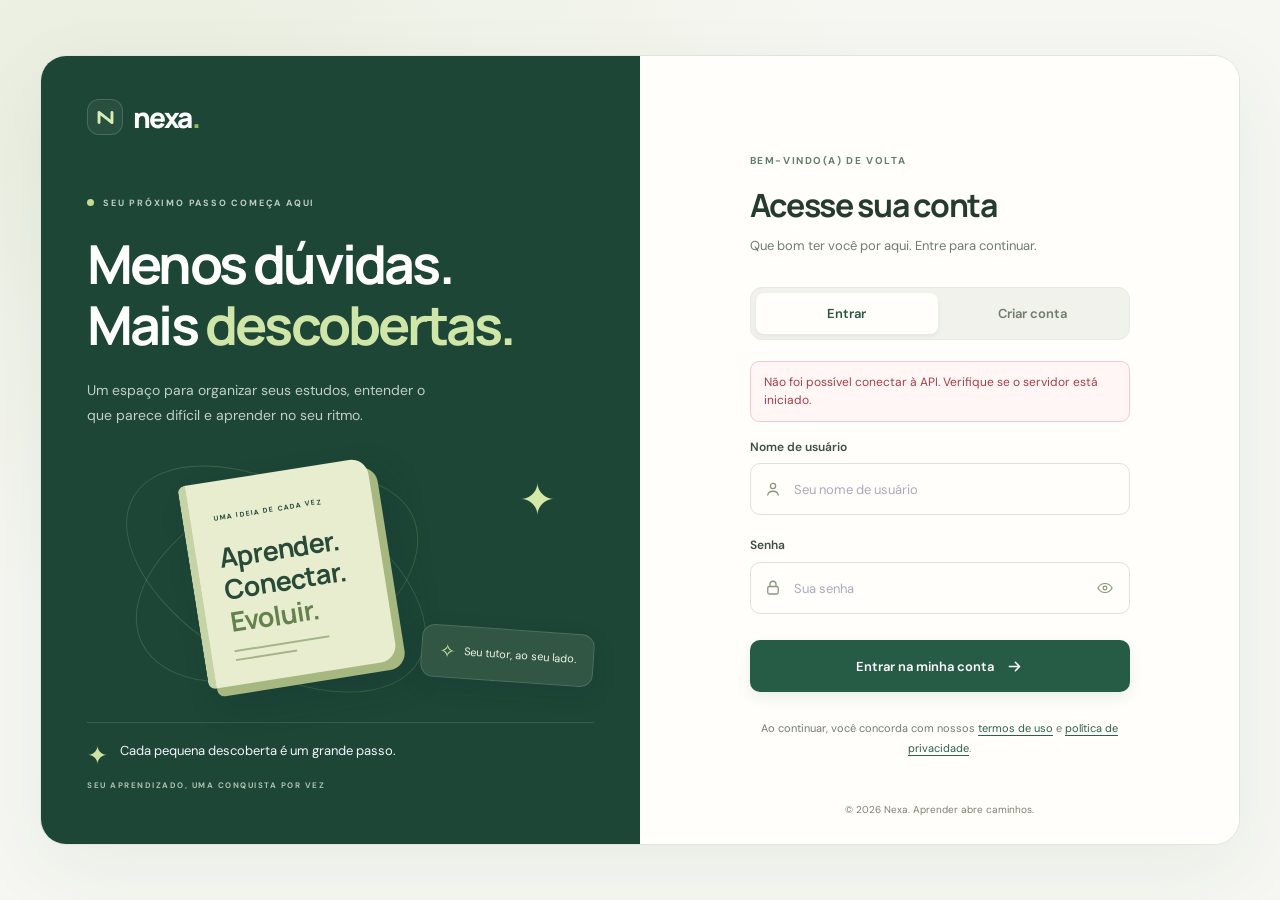
<file: page/index.html>
<!doctype html>
<html lang="pt-BR">
  <head>
    <meta charset="UTF-8" />
    <meta name="viewport" content="width=device-width, initial-scale=1.0" />
    <meta
      name="description"
      content="Acesse sua conta ou crie seu cadastro de forma simples e segura."
    />
    <meta name="theme-color" content="#f6f7f2" />
    <title>Acesse sua conta</title>
    <link rel="preconnect" href="https://fonts.googleapis.com" />
    <link rel="preconnect" href="https://fonts.gstatic.com" crossorigin />
    <link
      href="https://fonts.googleapis.com/css2?family=DM+Sans:wght@400;500;600;700&family=Manrope:wght@400;500;600;700;800&display=swap"
      rel="stylesheet"
    />
    <link rel="stylesheet" href="./style/style.css" />
    <link rel="stylesheet" href="./style/nexa.css" />
    <script src="./scripts/api.js" defer></script>
    <script src="./scripts/index.js" defer></script>
  </head>
  <body class="auth-page">
    <main class="auth-layout">
      <section class="welcome-panel" aria-label="Bem-vindo">
        <a class="brand" href="./index.html" aria-label="Nexa, página inicial">
          <span class="brand-mark" aria-hidden="true">
            <svg viewBox="0 0 32 32" fill="none">
              <path d="M7 23V9l18 14V9" stroke="currentColor" stroke-width="4" stroke-linecap="round" stroke-linejoin="round" />
            </svg>
          </span>
          <span>nexa<span class="brand-period">.</span></span>
        </a>

        <div class="welcome-copy">
          <span class="eyebrow"><span class="eyebrow-dot"></span> SEU PRÓXIMO PASSO COMEÇA AQUI</span>
          <h1>Menos dúvidas.<br>Mais <span>descobertas.</span></h1>
          <p>Um espaço para organizar seus estudos, entender o que parece difícil e aprender no seu ritmo.</p>
        </div>

        <div class="learning-art" aria-hidden="true">
          <div class="orbit orbit-one"></div><div class="orbit orbit-two"></div>
          <span class="art-spark">✦</span>
          <div class="art-note"><span>UMA IDEIA DE CADA VEZ</span><strong>Aprender.<br>Conectar.<br><em>Evoluir.</em></strong><i></i><i></i></div>
          <div class="art-label"><span>✧</span> Seu tutor, ao seu lado.</div>
        </div>
        <div class="quote-card">
          <span class="quote-mark" aria-hidden="true">✦</span>
          <p>Cada pequena descoberta é um grande passo.</p>
          <span class="quote-caption">SEU APRENDIZADO, UMA CONQUISTA POR VEZ</span>
        </div>

        <span class="panel-decoration panel-decoration-one" aria-hidden="true"></span>
        <span class="panel-decoration panel-decoration-two" aria-hidden="true"></span>
      </section>

      <section class="form-panel" aria-labelledby="form-title">
        <div class="mobile-brand" aria-hidden="true">
          <span class="brand-mark">
            <svg viewBox="0 0 32 32" fill="none">
              <path d="M7 23V9l18 14V9" stroke="currentColor" stroke-width="4" stroke-linecap="round" stroke-linejoin="round" />
            </svg>
          </span>
          <span>nexa<span class="brand-period">.</span></span>
        </div>

        <div class="form-content">
          <div class="form-heading">
            <span class="form-kicker">BEM-VINDO(A) DE VOLTA</span>
            <h2 id="form-title">Acesse sua conta</h2>
            <p id="form-subtitle">Que bom ter você por aqui. Entre para continuar.</p>
          </div>

          <div class="tab-list" role="tablist" aria-label="Acesso ou cadastro">
            <button
              class="tab-button is-active"
              id="login-tab"
              type="button"
              role="tab"
              aria-selected="true"
              aria-controls="login-form"
              data-mode="login"
            >
              Entrar
            </button>
            <button
              class="tab-button"
              id="register-tab"
              type="button"
              role="tab"
              aria-selected="false"
              aria-controls="register-form"
              data-mode="register"
              tabindex="-1"
            >
              Criar conta
            </button>
            <span class="tab-indicator" aria-hidden="true"></span>
          </div>

          <div
            class="notice"
            id="form-notice"
            role="status"
            aria-live="polite"
            hidden
          ></div>

          <form class="auth-form" id="login-form" role="tabpanel" aria-labelledby="login-tab">
            <div class="field">
              <label for="login-username">Nome de usuário</label>
              <div class="input-wrap">
                <svg class="field-icon" viewBox="0 0 24 24" fill="none" aria-hidden="true">
                  <circle cx="12" cy="8" r="3.5" stroke="currentColor" stroke-width="1.7" />
                  <path d="M5 20c.6-3.2 3.1-5 7-5s6.4 1.8 7 5" stroke="currentColor" stroke-width="1.7" stroke-linecap="round" />
                </svg>
                <input
                  id="login-username"
                  name="username"
                  type="text"
                  placeholder="Seu nome de usuário"
                  autocomplete="username"
                  minlength="3"
                  required
                />
              </div>
            </div>

            <div class="field">
              <div class="label-row">
                <label for="login-password">Senha</label>
              </div>
              <div class="input-wrap">
                <svg class="field-icon" viewBox="0 0 24 24" fill="none" aria-hidden="true">
                  <rect x="5" y="10" width="14" height="10" rx="2" stroke="currentColor" stroke-width="1.7" />
                  <path d="M8 10V7a4 4 0 0 1 8 0v3" stroke="currentColor" stroke-width="1.7" stroke-linecap="round" />
                </svg>
                <input
                  id="login-password"
                  name="password"
                  type="password"
                  placeholder="Sua senha"
                  autocomplete="current-password"
                  required
                />
                <button class="password-toggle" type="button" aria-label="Mostrar senha" aria-pressed="false" data-password-toggle="login-password">
                  <svg viewBox="0 0 24 24" fill="none" aria-hidden="true">
                    <path d="M2.5 12s3.4-6 9.5-6 9.5 6 9.5 6-3.4 6-9.5 6-9.5-6-9.5-6Z" stroke="currentColor" stroke-width="1.6" />
                    <circle cx="12" cy="12" r="2.5" stroke="currentColor" stroke-width="1.6" />
                  </svg>
                </button>
              </div>
            </div>

            <button class="submit-button" type="submit">
              <span>Entrar na minha conta</span>
              <svg viewBox="0 0 20 20" fill="none" aria-hidden="true">
                <path d="M4 10h12m-5-5 5 5-5 5" stroke="currentColor" stroke-width="1.8" stroke-linecap="round" stroke-linejoin="round" />
              </svg>
            </button>
          </form>

          <form class="auth-form" id="register-form" role="tabpanel" aria-labelledby="register-tab" hidden>
            <div class="field">
              <label for="register-username">Nome de usuário</label>
              <div class="input-wrap">
                <svg class="field-icon" viewBox="0 0 24 24" fill="none" aria-hidden="true">
                  <circle cx="12" cy="8" r="3.5" stroke="currentColor" stroke-width="1.7" />
                  <path d="M5 20c.6-3.2 3.1-5 7-5s6.4 1.8 7 5" stroke="currentColor" stroke-width="1.7" stroke-linecap="round" />
                </svg>
                <input
                  id="register-username"
                  name="username"
                  type="text"
                  placeholder="Escolha um nome de usuário"
                  autocomplete="username"
                  minlength="3"
                  required
                />
              </div>
            </div>

            <div class="field">
              <label for="register-email">E-mail</label>
              <div class="input-wrap">
                <svg class="field-icon" viewBox="0 0 24 24" fill="none" aria-hidden="true">
                  <rect x="3.5" y="5" width="17" height="14" rx="2" stroke="currentColor" stroke-width="1.7" />
                  <path d="m4.5 7 7.5 6 7.5-6" stroke="currentColor" stroke-width="1.7" stroke-linecap="round" stroke-linejoin="round" />
                </svg>
                <input
                  id="register-email"
                  name="email"
                  type="email"
                  placeholder="voce@exemplo.com"
                  autocomplete="email"
                  required
                />
              </div>
            </div>

            <div class="field">
              <label for="register-password">Senha</label>
              <div class="input-wrap">
                <svg class="field-icon" viewBox="0 0 24 24" fill="none" aria-hidden="true">
                  <rect x="5" y="10" width="14" height="10" rx="2" stroke="currentColor" stroke-width="1.7" />
                  <path d="M8 10V7a4 4 0 0 1 8 0v3" stroke="currentColor" stroke-width="1.7" stroke-linecap="round" />
                </svg>
                <input
                  id="register-password"
                  name="password"
                  type="password"
                  placeholder="Crie uma senha"
                  autocomplete="new-password"
                  required
                />
                <button class="password-toggle" type="button" aria-label="Mostrar senha" aria-pressed="false" data-password-toggle="register-password">
                  <svg viewBox="0 0 24 24" fill="none" aria-hidden="true">
                    <path d="M2.5 12s3.4-6 9.5-6 9.5 6 9.5 6-3.4 6-9.5 6-9.5-6-9.5-6Z" stroke="currentColor" stroke-width="1.6" />
                    <circle cx="12" cy="12" r="2.5" stroke="currentColor" stroke-width="1.6" />
                  </svg>
                </button>
              </div>
            </div>

            <button class="submit-button" type="submit">
              <span>Criar minha conta</span>
              <svg viewBox="0 0 20 20" fill="none" aria-hidden="true">
                <path d="M4 10h12m-5-5 5 5-5 5" stroke="currentColor" stroke-width="1.8" stroke-linecap="round" stroke-linejoin="round" />
              </svg>
            </button>
          </form>

          <p class="form-footer">
            Ao continuar, você concorda com nossos <a href="#" aria-label="Termos de uso (informação não disponível)">termos de uso</a> e
            <a href="#" aria-label="Política de privacidade (informação não disponível)">política de privacidade</a>.
          </p>
        </div>

        <span class="copyright">© 2026 Nexa. Aprender abre caminhos.</span>
      </section>
    </main>
  </body>
</html>
</file>
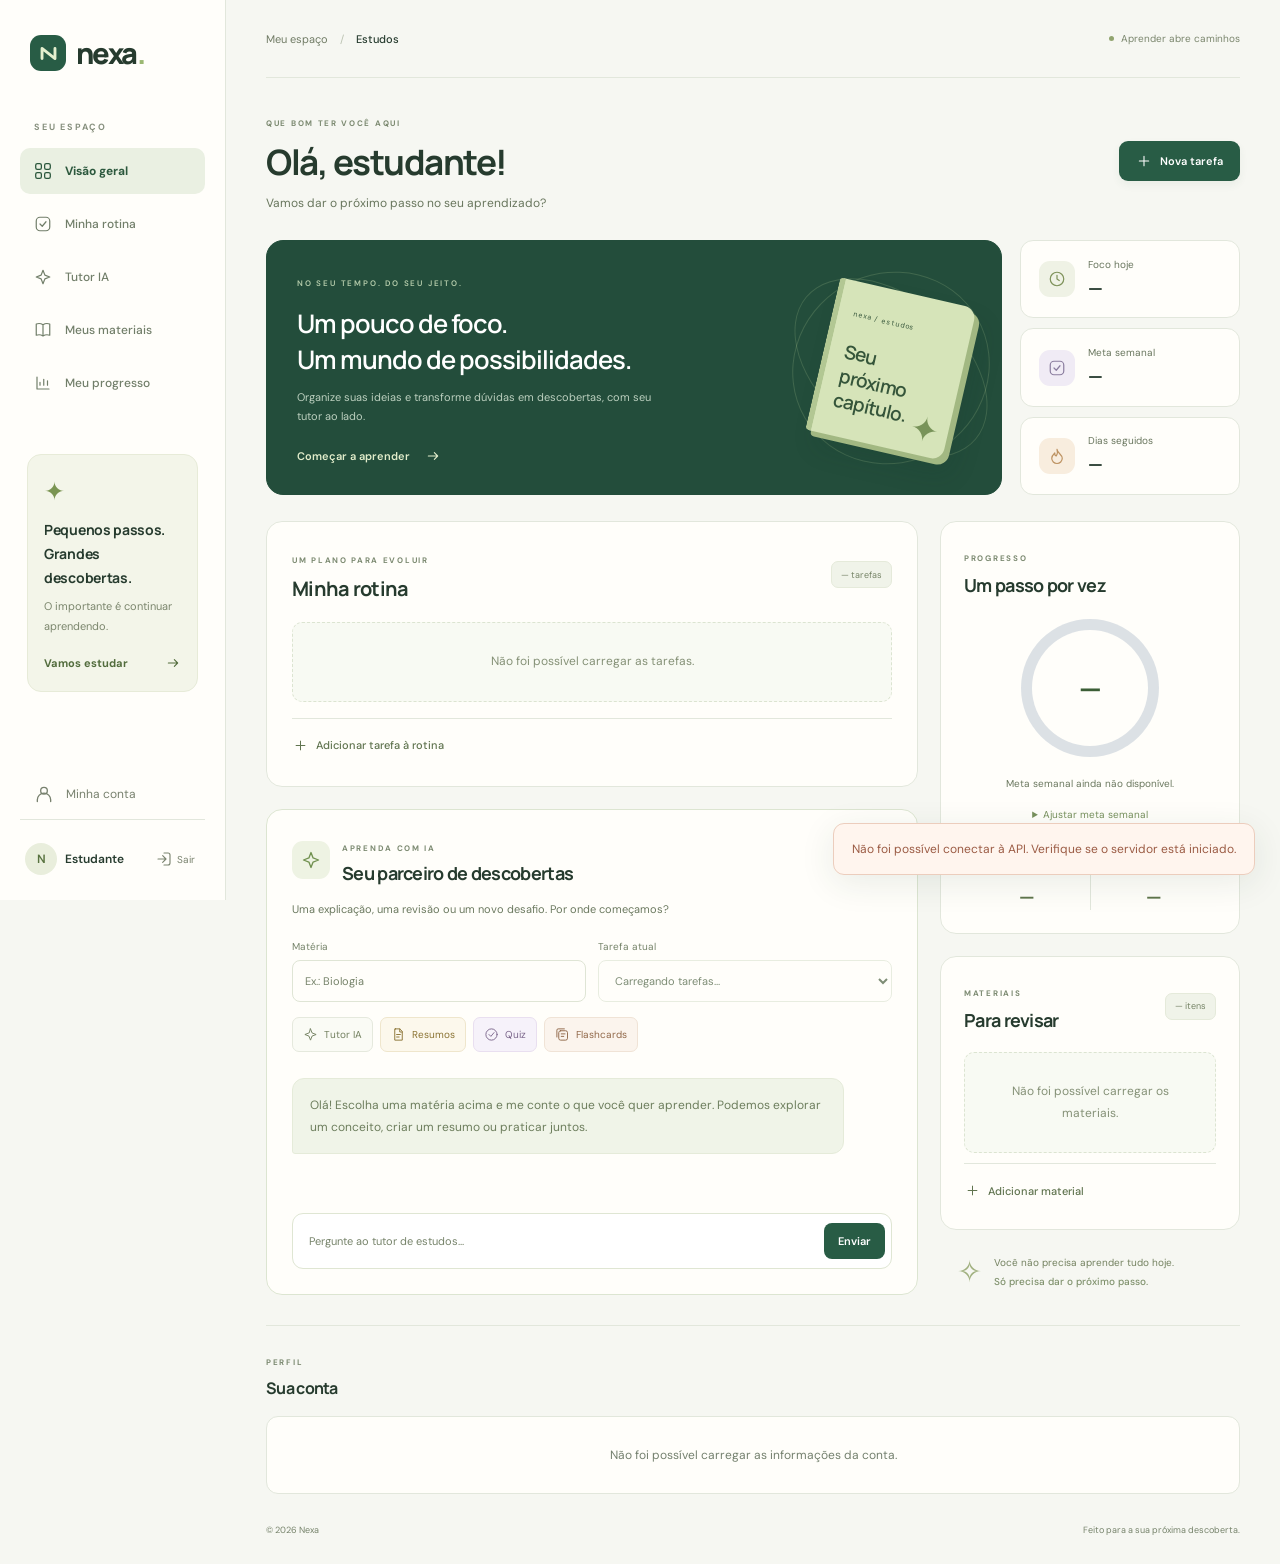
<file: page/dashboard.html>
<!doctype html>
<html lang="pt-BR">
<head>
<meta charset="utf-8"/>
<meta content="width=device-width, initial-scale=1.0" name="viewport"/>
<meta content="#f6f7f2" name="theme-color"/>
<meta content="Seu espaço de estudos com IA no Nexa." name="description"/>
<title>Dashboard · Nexa</title>
<link href="https://fonts.googleapis.com" rel="preconnect"/>
<link crossorigin="" href="https://fonts.gstatic.com" rel="preconnect"/>
<link href="https://fonts.googleapis.com/css2?family=DM+Sans:wght@400;500;600;700&amp;family=Manrope:wght@400;500;600;700;800&amp;display=swap" rel="stylesheet"/>
<link href="./style/dashboard.css" rel="stylesheet"/>

<script defer="" src="./scripts/api.js"></script>
<script defer src="./scripts/materials.js"></script>
<script defer="" src="./scripts/dashboard.js"></script>
</head>
<body class="workspace-page">
  <a class="skip-link" href="#main-content">Pular para o conteúdo</a>
  <div class="dashboard-layout">
    <aside class="sidebar" aria-label="Menu do espaço de estudos">
      <a aria-label="Nexa, dashboard" class="brand" href="./dashboard.html">
<span aria-hidden="true" class="brand-mark">
<svg fill="none" viewbox="0 0 32 32">
<path d="M7 23V9l18 14V9" stroke="currentColor" stroke-linecap="round" stroke-linejoin="round" stroke-width="4"></path>
</svg>
</span>
<span>nexa<span class="brand-period">.</span></span>
</a>
      <div class="sidebar-caption">SEU ESPAÇO</div>
      <nav class="top-nav" aria-label="Navegação principal"><a class="nav-link is-active" href="#dashboard" aria-current="page"><svg viewBox="0 0 24 24" fill="none" stroke="currentColor" stroke-width="1.6" stroke-linecap="round" stroke-linejoin="round" aria-hidden="true"><rect x="3" y="3" width="7" height="7" rx="2"/><rect x="14" y="3" width="7" height="7" rx="2"/><rect x="3" y="14" width="7" height="7" rx="2"/><rect x="14" y="14" width="7" height="7" rx="2"/></svg><span>Visão geral</span></a><a class="nav-link" href="#routine"><svg viewBox="0 0 24 24" fill="none" stroke="currentColor" stroke-width="1.6" stroke-linecap="round" stroke-linejoin="round" aria-hidden="true"><rect x="3" y="3" width="18" height="18" rx="5"/><path d="m8 12 3 3 5-6"/></svg><span>Minha rotina</span></a><a class="nav-link" href="#tutor"><svg viewBox="0 0 24 24" fill="none" stroke="currentColor" stroke-width="1.6" stroke-linecap="round" stroke-linejoin="round" aria-hidden="true"><path d="m12 3 2.5 6.5L21 12l-6.5 2.5L12 21l-2.5-6.5L3 12l6.5-2.5Z"/></svg><span>Tutor IA</span></a><a class="nav-link" href="#materials"><svg viewBox="0 0 24 24" fill="none" stroke="currentColor" stroke-width="1.6" stroke-linecap="round" stroke-linejoin="round" aria-hidden="true"><path d="M12 5c-3-2-6-2-9-1v15c3-1 6-1 9 1 3-2 6-2 9-1V4c-3-1-6-1-9 1Zm0 0v15"/></svg><span>Meus materiais</span></a><a class="nav-link" href="#progress"><svg viewBox="0 0 24 24" fill="none" stroke="currentColor" stroke-width="1.6" stroke-linecap="round" stroke-linejoin="round" aria-hidden="true"><path d="M4 4v16h16M8 15v-4m5 4V7m5 8v-6"/></svg><span>Meu progresso</span></a></nav>
      <div class="sidebar-note"><span aria-hidden="true">✦</span><strong>Pequenos passos.<br>Grandes descobertas.</strong><p>O importante é continuar aprendendo.</p><a href="#tutor">Vamos estudar <svg viewBox="0 0 24 24" fill="none" stroke="currentColor" stroke-width="1.6" stroke-linecap="round" stroke-linejoin="round" aria-hidden="true"><path d="M5 12h14m-5-5 5 5-5 5"/></svg></a></div>
      <div class="sidebar-bottom"><a class="account-link" href="#account"><svg viewBox="0 0 24 24" fill="none" stroke="currentColor" stroke-width="1.6" stroke-linecap="round" stroke-linejoin="round" aria-hidden="true"><circle cx="12" cy="8" r="4"/><path d="M4 21v-2a8 8 0 0 1 16 0v2"/></svg> Minha conta</a><div aria-label="Menu do usuário" class="user-menu">
<div class="avatar-pill">
<span class="avatar-dot" id="avatar-initial">N</span>
<span id="avatar-username">Estudante</span>
</div>
<button class="logout-button" id="logout-button" type="button">
<svg aria-hidden="true" fill="none" viewbox="0 0 24 24">
<path d="M10 17l5-5-5-5m5 5H3m9-9h6a3 3 0 0 1 3 3v12a3 3 0 0 1-3 3h-6" stroke="currentColor" stroke-linecap="round" stroke-linejoin="round" stroke-width="1.7"></path>
</svg>
            Sair
          </button>
</div></div>
    </aside>
    <div class="workspace-shell">
      <header class="workspace-topbar"><div><span class="breadcrumb">Meu espaço</span><span class="breadcrumb-divider">/</span><strong>Estudos</strong></div><span class="workspace-label"><span></span> Aprender abre caminhos</span></header>
      <main class="dashboard-main" id="main-content">
        <section class="overview" id="dashboard" aria-labelledby="welcome-title">
          <div class="page-heading"><div><span class="section-kicker">QUE BOM TER VOCÊ AQUI</span><h1 id="welcome-title">Olá, estudante!</h1><p>Vamos dar o próximo passo no seu aprendizado?</p></div><a class="new-task-button" href="#task-entry" data-open-entry="task-entry"><svg viewBox="0 0 24 24" fill="none" stroke="currentColor" stroke-width="1.6" stroke-linecap="round" stroke-linejoin="round" aria-hidden="true"><path d="M12 5v14M5 12h14"/></svg> Nova tarefa</a></div>
          <div class="overview-grid">
            <div class="welcome-card">
              <div class="welcome-copy"><span class="eyebrow">NO SEU TEMPO. DO SEU JEITO.</span><h2>Um pouco de foco.<br>Um mundo de possibilidades.</h2><p>Organize suas ideias e transforme dúvidas em descobertas, com seu tutor ao lado.</p><a class="hero-link" href="#tutor">Começar a aprender <svg viewBox="0 0 24 24" fill="none" stroke="currentColor" stroke-width="1.6" stroke-linecap="round" stroke-linejoin="round" aria-hidden="true"><path d="M5 12h14m-5-5 5 5-5 5"/></svg></a></div>
              <div class="welcome-decoration" aria-hidden="true"><div class="hero-orbit"></div><div class="hero-orbit second"></div><div class="hero-book"><span>nexa / estudos</span><strong>Seu próximo<br>capítulo.</strong><i>✦</i></div></div>
            </div>
            <div class="hero-stats" aria-label="Resumo do seu estudo">
              <div class="stat-pill"><span class="stat-icon"><svg viewBox="0 0 24 24" fill="none" stroke="currentColor" stroke-width="1.6" stroke-linecap="round" stroke-linejoin="round" aria-hidden="true"><circle cx="12" cy="12" r="9"/><path d="M12 7v5l3 2"/></svg></span><div><span class="stat-label">Foco hoje</span><strong id="focus-today-value">—</strong></div></div>
              <div class="stat-pill"><span class="stat-icon"><svg viewBox="0 0 24 24" fill="none" stroke="currentColor" stroke-width="1.6" stroke-linecap="round" stroke-linejoin="round" aria-hidden="true"><rect x="3" y="3" width="18" height="18" rx="5"/><path d="m8 12 3 3 5-6"/></svg></span><div><span class="stat-label">Meta semanal</span><strong id="weekly-goal-value">—</strong></div></div>
              <div class="stat-pill"><span class="stat-icon"><svg viewBox="0 0 24 24" fill="none" stroke="currentColor" stroke-width="1.6" stroke-linecap="round" stroke-linejoin="round" aria-hidden="true"><path d="M12 3c1 6 7 7 7 12a7 7 0 0 1-14 0c0-3 2-5 4-7 0 3 1 4 2 4 2-3 2-6 1-9Z"/></svg></span><div><span class="stat-label">Dias seguidos</span><strong id="streak-value">—</strong></div></div>
            </div>
          </div>
        </section>
        <div class="study-workspace">
          <div class="study-primary">
            <section class="panel routine-panel" id="routine" aria-labelledby="routine-title">
              <div class="section-heading"><div><span class="section-kicker">UM PLANO PARA EVOLUIR</span><h2 id="routine-title">Minha rotina</h2></div><span class="method-badge" id="task-count">Carregando...</span></div>
              <ul aria-label="Lista de tarefas de estudo" aria-live="polite" class="study-plan" id="study-plan">
<li class="list-empty-state">
                Carregando tarefas...
              </li>
</ul>
              <details class="entry-disclosure" id="task-entry"><summary><svg viewBox="0 0 24 24" fill="none" stroke="currentColor" stroke-width="1.6" stroke-linecap="round" stroke-linejoin="round" aria-hidden="true"><path d="M12 5v14M5 12h14"/></svg> Adicionar tarefa à rotina</summary><form class="study-entry-form" id="task-form">
<h3>Adicionar tarefa</h3>
<label>
                Título
                <input id="task-title" maxlength="120" name="title" placeholder="Ex.: Revisar divisão celular" required="" type="text"/>
</label>
<label>
                Matéria
                <input id="task-subject" maxlength="80" name="subject" placeholder="Ex.: Biologia" required="" type="text"/>
</label>
<label>
                Duração planejada (minutos)
                <input id="task-duration" max="1440" min="1" name="durationMinutes" required="" type="number" value="20"/>
</label>
<button id="task-submit" type="submit">Adicionar tarefa</button>
</form></details>
            </section>
            <section class="panel ai-panel" id="tutor" aria-labelledby="tutor-title">
              <div class="section-heading"><div class="tutor-heading"><span class="tutor-symbol"><svg viewBox="0 0 24 24" fill="none" stroke="currentColor" stroke-width="1.6" stroke-linecap="round" stroke-linejoin="round" aria-hidden="true"><path d="m12 3 2.5 6.5L21 12l-6.5 2.5L12 21l-2.5-6.5L3 12l6.5-2.5Z"/></svg></span><div><span class="section-kicker">APRENDA COM IA</span><h2 id="tutor-title">Seu parceiro de descobertas</h2></div></div><span class="method-badge" id="tutor-status">pronto</span></div>
              <p class="panel-description">Uma explicação, uma revisão ou um novo desafio. Por onde começamos?</p>
              <div class="chat-context">
<label>
                Matéria
                <input autocomplete="off" id="context-subject" placeholder="Ex.: Biologia" type="text"/>
</label>
<label>
                Tarefa atual
                <select disabled="" id="context-task">
<option value="">Carregando tarefas...</option>
</select>
</label>
</div>
              <div class="tool-shortcuts" aria-label="Ferramentas de estudo"><button type="button" class="tool-shortcut tool-tutor" data-action="tutor"><svg fill="none" stroke="currentColor" stroke-linecap="round" stroke-linejoin="round" stroke-width="1.5" viewbox="0 0 24 24"><path d="m12 3 2.5 6.5L21 12l-6.5 2.5L12 21l-2.5-6.5L3 12l6.5-2.5Z"></path></svg><span>Tutor IA</span></button><button type="button" class="tool-shortcut tool-resumo" data-action="resumo"><svg fill="none" stroke="currentColor" stroke-linecap="round" stroke-linejoin="round" stroke-width="1.5" viewbox="0 0 24 24"><path d="M7 3h7l4 4v14H6V3h1Zm7 0v5h4M9 12h6m-6 4h4"></path></svg><span>Resumos</span></button><button type="button" class="tool-shortcut tool-quiz" data-action="quiz"><svg fill="none" stroke="currentColor" stroke-linecap="round" stroke-linejoin="round" stroke-width="1.5" viewbox="0 0 24 24"><circle cx="12" cy="12" r="9"></circle><path d="m8 12 3 3 5-6"></path></svg><span>Quiz</span></button><button type="button" class="tool-shortcut tool-flashcards" data-action="flashcards"><svg fill="none" stroke="currentColor" stroke-linecap="round" stroke-linejoin="round" stroke-width="1.5" viewbox="0 0 24 24"><rect height="15" rx="3" width="14" x="6" y="6"></rect><path d="M15 3H5a2 2 0 0 0-2 2v11m7-5h6m-6 4h4"></path></svg><span>Flashcards</span></button></div>
              <div class="chat-thread" id="chat-thread" aria-live="polite"><div class="message message-bot">Olá! Escolha uma matéria acima e me conte o que você quer aprender. Podemos explorar um conceito, criar um resumo ou praticar juntos.</div></div>
              <form class="prompt-box" id="chat-form">
<input aria-label="Pergunte ao tutor" autocomplete="off" id="chat-input" placeholder="Pergunte ao tutor de estudos..." type="text"/>
<button id="chat-send" type="submit">Enviar</button>
</form>
            </section>
          </div>
          <div class="study-secondary">
            <aside class="panel" id="progress">
<div class="section-heading compact">
<div>
<span class="section-kicker">PROGRESSO</span>
<h2>Um passo por vez</h2>
</div>
</div>
<div aria-label="Progresso ainda não disponível" class="progress-ring" id="progress-ring">
<div class="ring-core">
<span id="progress-value">—</span>
</div>
</div>
<p class="weekly-goal-summary" id="weekly-goal-summary">Meta semanal ainda não disponível.</p>
<details class="inline-disclosure"><summary>Ajustar meta semanal</summary><form class="goal-form" id="weekly-goal-form">
<label for="weekly-goal-input">Meta semanal de tarefas</label>
<div class="goal-form-controls">
<input id="weekly-goal-input" min="1" name="weeklyGoal" required="" type="number"/>
<button type="submit">Salvar</button>
</div>
</form></details>
<div class="progress-meta">
<div>
<span class="meta-label">Tarefas</span>
<strong id="progress-task-count">—</strong>
</div>
<div>
<span class="meta-label">Materiais</span>
<strong id="progress-material-count">—</strong>
</div>
</div>
</aside>
            <div class="panel material-panel" id="materials">
<div class="section-heading">
<div>
<span class="section-kicker">MATERIAIS</span>
<h2>Para revisar</h2>
</div>
<span class="method-badge" id="material-count">Carregando...</span>
</div>
<ul aria-label="Materiais de estudo" aria-live="polite" class="material-list" id="material-list">
<li class="list-empty-state">
                Carregando materiais...
              </li>
</ul>
<details class="entry-disclosure" id="material-entry"><summary><svg viewBox="0 0 24 24" fill="none" stroke="currentColor" stroke-width="1.6" stroke-linecap="round" stroke-linejoin="round" aria-hidden="true"><path d="M12 5v14M5 12h14"/></svg> Adicionar material</summary><form class="study-entry-form" id="material-form">
<h3>Adicionar material</h3>
<label>
                Título
                <input id="material-title" maxlength="120" name="title" placeholder="Ex.: Anotações do capítulo 3" required="" type="text"/>
</label>
<label>
                Tipo
                <select id="material-type" name="type" required="">
<option value="">Selecione o tipo</option>
<option value="Resumo">Resumo</option>
<option value="Anotações">Anotações</option>
<option value="PDF">PDF</option>
<option value="Link">Link</option>
<option value="Outro">Outro</option>
</select>
</label>
<div id="material-content-fields"></div>
<p class="local-material-note">Conteúdo salvo neste navegador. Não é enviado ao servidor.</p>
<button id="material-submit" type="submit">Adicionar material</button>
</form></details>
</div>
            <div class="study-note"><span aria-hidden="true">✧</span><p>Você não precisa aprender tudo hoje.<br><strong>Só precisa dar o próximo passo.</strong></p></div>
          </div>
        </div>
        <section aria-labelledby="account-title" class="account-section" id="account">
<div class="section-heading">
<div>
<span class="section-kicker">PERFIL</span>
<h2 id="account-title">Sua conta</h2>
</div>
</div>
<div aria-live="polite" class="account-card" id="account-card">
<p class="loading-message" id="loading-message">Carregando suas informações...</p>
<div class="account-details" hidden="" id="account-details">
<article class="detail-item">
<span aria-hidden="true" class="detail-icon user-icon">
<svg fill="none" viewbox="0 0 24 24">
<circle cx="12" cy="8" r="3.5" stroke="currentColor" stroke-width="1.7"></circle>
<path d="M5 20c.6-3.2 3.1-5 7-5s6.4 1.8 7 5" stroke="currentColor" stroke-linecap="round" stroke-width="1.7"></path>
</svg>
</span>
<span class="detail-copy">
<span class="detail-label">Nome de usuário</span>
<strong id="account-username">—</strong>
</span>
</article>
<article class="detail-item">
<span aria-hidden="true" class="detail-icon email-icon">
<svg fill="none" viewbox="0 0 24 24">
<rect height="14" rx="2" stroke="currentColor" stroke-width="1.7" width="17" x="3.5" y="5"></rect>
<path d="m4.5 7 7.5 6 7.5-6" stroke="currentColor" stroke-linecap="round" stroke-linejoin="round" stroke-width="1.7"></path>
</svg>
</span>
<span class="detail-copy">
<span class="detail-label">E-mail</span>
<strong id="account-email">—</strong>
</span>
</article>
</div>
</div>
</section>
        <div class="dashboard-notice" id="dashboard-notice" role="alert" hidden></div>
      </main>
      <footer class="dashboard-footer"><span>© 2026 Nexa</span><span>Feito para a sua próxima descoberta.</span></footer>
    </div>
  </div>
<dialog class="material-dialog" id="material-dialog" aria-labelledby="material-dialog-title">
  <header class="material-dialog-heading"><div><span class="section-kicker" id="material-dialog-type">MATERIAL</span><h2 id="material-dialog-title">Seu material</h2></div><button type="button" class="dialog-close" aria-label="Fechar material">×</button></header>
  <div id="material-dialog-body"></div>
  <p id="material-dialog-error" class="material-error" role="alert" hidden></p>
  <footer class="material-dialog-footer"><span>Salvo apenas neste navegador</span><div id="material-dialog-actions"></div></footer>
</dialog>
</body>
</html>
</file>
<file: page/style/style.css>
:root {
  color-scheme: light;
  font-family: "DM Sans", sans-serif;
  color: #202a35;
  background: #f4f5f6;
  font-synthesis: none;
  text-rendering: optimizeLegibility;
  -webkit-font-smoothing: antialiased;
  -moz-osx-font-smoothing: grayscale;
  font-optical-sizing: auto;
  font-weight: 400;
  --accent: #475569;
  --accent-dark: #334155;
  --muted: #737d89;
  --line: #e2e5e8;
}

* {
  box-sizing: border-box;
}

body {
  min-width: 320px;
  min-height: 100vh;
  margin: 0;
  padding: 24px;
  display: grid;
  place-items: center;
}

button,
input {
  font: inherit;
}

button,
a {
  -webkit-tap-highlight-color: transparent;
}

.auth-layout {
  display: grid;
  grid-template-columns: minmax(360px, 0.94fr) minmax(470px, 1.06fr);
  width: min(1120px, 100%);
  min-height: min(740px, calc(100vh - 48px));
  overflow: hidden;
  border: 1px solid rgba(224, 226, 237, 0.8);
  border-radius: 28px;
  background: #fff;
  box-shadow: 0 28px 90px rgba(31, 41, 55, 0.12);
}

.welcome-panel {
  position: relative;
  display: flex;
  flex-direction: column;
  justify-content: space-between;
  min-height: 100%;
  overflow: hidden;
  padding: 42px 44px;
  color: #fff;
  background:
    radial-gradient(ellipse at 15% 95%, rgba(148, 163, 184, 0.18), transparent 44%),
    linear-gradient(145deg, #202a35 0%, #303b49 54%, #475569 100%);
}

.brand,
.mobile-brand {
  position: relative;
  z-index: 1;
  display: inline-flex;
  align-items: center;
  gap: 10px;
  width: fit-content;
  color: inherit;
  font-family: "Manrope", sans-serif;
  font-size: 23px;
  font-weight: 800;
  letter-spacing: -1.4px;
  text-decoration: none;
}

.brand-mark {
  display: grid;
  width: 36px;
  height: 36px;
  place-items: center;
  border: 1px solid rgba(255, 255, 255, 0.24);
  border-radius: 12px;
  color: #fff;
  background: rgba(255, 255, 255, 0.14);
}

.brand-mark svg {
  width: 23px;
  height: 23px;
}

.brand-period {
  color: #cbd5e1;
}

.welcome-copy,
.quote-card {
  position: relative;
  z-index: 1;
}

.welcome-copy {
  max-width: 390px;
  margin: 70px 0 48px;
}

.eyebrow,
.form-kicker,
.quote-caption {
  font-size: 10px;
  font-weight: 700;
  letter-spacing: 1.55px;
}

.eyebrow {
  display: inline-flex;
  align-items: center;
  gap: 9px;
  color: #d8dee5;
}

.eyebrow-dot {
  width: 7px;
  height: 7px;
  border-radius: 50%;
  background: #cbd5e1;
  box-shadow: 0 0 14px rgba(203, 213, 225, 0.55);
}

.welcome-copy h1 {
  margin: 24px 0 16px;
  font-family: "Manrope", sans-serif;
  font-size: clamp(37px, 4.2vw, 53px);
  font-weight: 700;
  letter-spacing: -2.9px;
  line-height: 1.14;
}

.welcome-copy h1 span {
  color: #cbd5e1;
}

.welcome-copy p {
  max-width: 340px;
  margin: 0;
  color: #cfcee0;
  font-size: 14px;
  line-height: 1.8;
}

.quote-card {
  max-width: 370px;
  padding: 20px 22px 18px;
  border: 1px solid rgba(255, 255, 255, 0.16);
  border-radius: 16px;
  background: rgba(255, 255, 255, 0.075);
  backdrop-filter: blur(12px);
}

.quote-mark {
  color: #cbd5e1;
  font-family: Georgia, serif;
  font-size: 34px;
  line-height: 0.8;
}

.quote-card p {
  margin: 7px 0 13px;
  color: #f5f4ff;
  font-size: 13px;
  line-height: 1.6;
}

.quote-caption {
  color: #b8c1cb;
  font-size: 8px;
  letter-spacing: 1.2px;
}

.panel-decoration {
  position: absolute;
  width: 210px;
  height: 210px;
  border: 1px solid rgba(255, 255, 255, 0.07);
  border-radius: 50%;
  pointer-events: none;
}

.panel-decoration-one {
  top: 22%;
  right: -145px;
}

.panel-decoration-two {
  top: calc(22% + 30px);
  right: -115px;
  width: 150px;
  height: 150px;
}

.form-panel {
  display: flex;
  flex-direction: column;
  align-items: center;
  justify-content: space-between;
  min-width: 0;
  padding: 54px 56px 28px;
}

.form-content {
  width: min(100%, 378px);
  margin: auto 0;
  padding: 30px 0;
}

.form-heading {
  margin-bottom: 28px;
}

.form-kicker {
  color: var(--accent);
  font-size: 9px;
}

.form-heading h2 {
  margin: 12px 0 8px;
  font-family: "Manrope", sans-serif;
  font-size: 29px;
  font-weight: 700;
  letter-spacing: -1.1px;
}

.form-heading p {
  margin: 0;
  color: var(--muted);
  font-size: 13px;
  line-height: 1.65;
}

.tab-list {
  position: relative;
  display: grid;
  grid-template-columns: 1fr 1fr;
  margin-bottom: 25px;
  border-bottom: 1px solid var(--line);
}

.tab-button {
  position: relative;
  padding: 0 12px 13px;
  border: 0;
  color: #9395a8;
  background: transparent;
  cursor: pointer;
  font-size: 13px;
  font-weight: 600;
  transition: color 160ms ease;
}

.tab-button:hover,
.tab-button.is-active {
  color: var(--accent);
}

.tab-indicator {
  position: absolute;
  bottom: -1px;
  left: 0;
  width: 50%;
  height: 2px;
  border-radius: 4px;
  background: var(--accent);
  transition: transform 180ms ease;
}

.tab-list[data-active="register"] .tab-indicator {
  transform: translateX(100%);
}

.auth-form {
  display: grid;
  gap: 18px;
}

.field {
  display: grid;
  gap: 8px;
}

.field label {
  color: #414257;
  font-size: 12px;
  font-weight: 600;
}

.input-wrap {
  position: relative;
  display: flex;
  align-items: center;
}

.field-icon {
  position: absolute;
  left: 14px;
  width: 18px;
  height: 18px;
  color: #a3a5b6;
  pointer-events: none;
}

.input-wrap input {
  width: 100%;
  height: 48px;
  padding: 0 44px 0 43px;
  border: 1px solid #e5e6ed;
  border-radius: 10px;
  outline: none;
  color: #282a3f;
  background: #fff;
  font-size: 12px;
  transition: border-color 160ms ease, box-shadow 160ms ease, background 160ms ease;
}

.input-wrap input::placeholder {
  color: #aaabba;
}

.input-wrap input:hover {
  border-color: #cbd2d9;
}

.input-wrap input:focus {
  border-color: #64748b;
  background: #fefeff;
  box-shadow: 0 0 0 3px rgba(71, 85, 105, 0.12);
}

.password-toggle {
  position: absolute;
  right: 10px;
  display: grid;
  width: 30px;
  height: 30px;
  place-items: center;
  border: 0;
  border-radius: 7px;
  color: #a0a1b1;
  background: transparent;
  cursor: pointer;
}

.password-toggle:hover {
  color: var(--accent);
  background: #f1f3f5;
}

.password-toggle svg {
  width: 18px;
  height: 18px;
}

.submit-button {
  display: flex;
  align-items: center;
  justify-content: center;
  gap: 12px;
  width: 100%;
  min-height: 49px;
  margin-top: 4px;
  border: 0;
  border-radius: 10px;
  color: #fff;
  background: linear-gradient(105deg, #475569, #334155);
  box-shadow: 0 8px 18px rgba(51, 65, 85, 0.18);
  cursor: pointer;
  font-size: 12px;
  font-weight: 600;
  transition: transform 160ms ease, box-shadow 160ms ease, background 160ms ease;
}

.submit-button:hover {
  transform: translateY(-1px);
  background: linear-gradient(105deg, #58677a, var(--accent-dark));
  box-shadow: 0 10px 22px rgba(51, 65, 85, 0.22);
}

.submit-button:active {
  transform: translateY(0);
}

.submit-button:disabled {
  cursor: wait;
  opacity: 0.75;
}

.submit-button svg {
  width: 17px;
  height: 17px;
}

.notice {
  margin: -9px 0 17px;
  padding: 11px 13px;
  border: 1px solid #d7dde3;
  border-radius: 9px;
  color: #475569;
  background: #f3f5f6;
  font-size: 12px;
  line-height: 1.55;
}

.notice[data-type="error"] {
  border-color: #f1caca;
  color: #a43e48;
  background: #fff6f5;
}

.notice[data-type="success"] {
  border-color: #c9e9d8;
  color: #28764a;
  background: #f1fbf5;
}

.form-footer {
  margin: 27px 0 0;
  color: #a0a1b0;
  font-size: 10px;
  line-height: 1.8;
  text-align: center;
}

.form-footer a {
  color: #475569;
  text-decoration: none;
}

.form-footer a:hover {
  text-decoration: underline;
}

.copyright {
  color: #a4a5b2;
  font-size: 10px;
  text-align: center;
}

.mobile-brand {
  display: none;
  color: #202a35;
}

.mobile-brand .brand-mark {
  border-color: #dfe3e7;
  color: #fff;
  background: var(--accent);
}

[hidden] {
  display: none !important;
}

:focus-visible {
  outline: 3px solid rgba(71, 85, 105, 0.35);
  outline-offset: 3px;
}

@media (max-width: 850px) {
  body {
    padding: 18px;
  }

  .auth-layout {
    grid-template-columns: minmax(290px, 0.82fr) minmax(410px, 1.18fr);
    min-height: min(720px, calc(100vh - 36px));
  }

  .welcome-panel {
    padding: 34px 30px;
  }

  .form-panel {
    padding: 42px 36px 24px;
  }
}

@media (max-width: 680px) {
  body {
    padding: 0;
    background: #fff;
  }

  .auth-layout {
    display: flex;
    flex-direction: column;
    width: 100%;
    min-height: 100vh;
    border: 0;
    border-radius: 0;
    box-shadow: none;
  }

  .welcome-panel {
    display: none;
  }

  .form-panel {
    min-height: 100vh;
    padding: 24px 25px 20px;
  }

  .mobile-brand {
    display: inline-flex;
    align-self: flex-start;
    font-size: 21px;
  }

  .form-content {
    width: min(100%, 410px);
    margin: auto 0;
    padding: 48px 0;
  }

  .form-heading h2 {
    font-size: 27px;
  }
}

@media (max-width: 380px) {
  .form-panel {
    padding-right: 20px;
    padding-left: 20px;
  }

  .form-content {
    padding: 38px 0;
  }
}

@media (prefers-reduced-motion: reduce) {
  *,
  *::before,
  *::after {
    scroll-behavior: auto !important;
    transition-duration: 0.01ms !important;
    animation-duration: 0.01ms !important;
    animation-iteration-count: 1 !important;
  }
}
</file>
<file: page/style/nexa.css>
/* Shared visual identity: calm paper surfaces, forest green and botanical accents. */
:root{--accent:#265c46;--accent-dark:#183f30;--accent-soft:#eaf0e6;--muted:#6b756d;--line:#e0e5dc;--success:#397654;color:#23382d;background:#f6f7f2}
body{background:#f6f7f2}
button,input,select{font:inherit}
button,a,input,select{transition:background .18s ease,border-color .18s ease,box-shadow .18s ease,transform .18s ease}
:focus-visible{outline:3px solid #86aa58;outline-offset:4px}
input::placeholder{color:#818a80}
input:focus,select:focus{outline:2px solid #6d9277;outline-offset:2px}
.brand{font-size:28px;letter-spacing:-1.6px}.brand-mark{background:#265c46;border-radius:12px;box-shadow:none}.brand-period{color:#9aba65}
button:disabled{transform:none!important}
/* Sign in */
.auth-page{padding:28px;background:radial-gradient(ellipse at 10% 10%,#e9eedf,transparent 45%),#f6f7f2}
.auth-layout{width:min(1200px,100%);grid-template-columns:1fr 1fr;min-height:790px;border:1px solid #e0e5dc;border-radius:26px;box-shadow:0 24px 80px #263f3010}
.welcome-panel{padding:42px 46px;background:#1d4636;justify-content:flex-start}
.welcome-panel .brand-mark{color:#d7edb5;background:#ffffff0d;border:1px solid #ffffff28}
.welcome-panel .welcome-copy{margin:54px 0 0;max-width:440px}
.welcome-panel .eyebrow{font-size:9px;color:#bdcfc0;letter-spacing:1.8px}.eyebrow-dot{background:#c2db95;box-shadow:none}
.welcome-panel h1{font-size:clamp(38px,4.2vw,57px);line-height:1.14;letter-spacing:-2.8px;margin:22px 0}
.welcome-panel h1 span{color:#d0e6a8}
.welcome-panel .welcome-copy p{color:#c0d0c4;font-size:14px;line-height:1.85;max-width:365px}
.learning-art{position:relative;height:245px;margin-top:20px;isolation:isolate}
.orbit{position:absolute;width:300px;height:180px;border:1px solid #bcd49930;border-radius:50%;top:40px;left:40px;transform:rotate(-25deg)}
.orbit-two{transform:rotate(30deg);width:330px;left:24px}
.art-note{position:absolute;top:22px;left:105px;width:191px;height:205px;padding:23px;background:#e9edcf;color:#284b39;transform:rotate(-9deg);border-radius:7px 17px 17px 7px;box-shadow:8px 9px 0 #a6b780,15px 19px 32px #102a3440;border-left:8px solid #c5d3a6}
.art-note>span{font-size:7px;font-weight:700;letter-spacing:1.2px}.art-note strong{display:block;font-family:Manrope,sans-serif;font-size:27px;line-height:1.2;letter-spacing:-1px;margin-top:17px}.art-note em{font-style:normal;color:#64824d}.art-note i{display:block;height:2px;background:#a4b689;margin-top:12px;width:70%}.art-note i+i{width:45%;margin-top:7px}
.art-spark{position:absolute;right:38px;top:22px;color:#d4e8a8;font-size:44px}
.art-label{position:absolute;bottom:12px;right:0;padding:13px 17px;border:1px solid #ffffff24;border-radius:13px;background:#315744;color:#eff5e5;font-size:11px;box-shadow:0 8px 22px #102a3420;transform:rotate(4deg)}.art-label span{color:#d2e8a3;font-size:19px;vertical-align:middle;margin-right:6px}
.quote-card{margin-top:28px;max-width:none;padding:18px 0 0;border:0;border-top:1px solid #ffffff20;border-radius:0;background:none;backdrop-filter:none}.quote-mark{float:left;margin:5px 12px 0 0;font-size:25px;color:#cee4a3}.quote-card p{margin:0 0 10px;font-size:13px}.quote-caption{color:#acc2b1;letter-spacing:1.5px;font-size:8px}
.panel-decoration{display:none}
.form-panel{padding:48px 58px 28px;background:#fffefa}.form-content{width:min(100%,380px)}.form-kicker{color:#61806b;letter-spacing:1.6px;font-size:10px}.form-heading h2{font-size:32px;color:#243b2e;letter-spacing:-1.3px;margin-top:14px}.form-heading p{font-size:13px;color:#707b70}
.tab-list{background:#f0f2eb;border:1px solid #e7eadf;border-radius:12px;padding:5px;gap:4px;margin:30px 0}.tab-button{padding:12px;border-radius:8px;color:#717b6d;z-index:1}.tab-button.is-active{background:#fffefa;box-shadow:0 2px 5px #24432b10;color:#27563f}.tab-indicator{display:none}
.field label{color:#3e4d40;font-size:12px}.input-wrap input{height:52px;background:#fffefa;border-color:#dde3d7;font-size:13px;border-radius:10px}.input-wrap input:focus{border-color:#6c9076;box-shadow:0 0 0 4px #265c4610;outline:none}.field-icon,.password-toggle{color:#87967d}.submit-button{min-height:52px;background:#265c46;box-shadow:0 6px 14px #265c4618;font-size:13px;margin-top:8px}.submit-button:hover{background:#1c4735;box-shadow:0 8px 18px #265c4620}.form-footer{color:#737d70;font-size:11px}.form-footer a{color:#2b6147;text-decoration:underline;text-underline-offset:3px}.copyright{color:#798272;font-size:10px}
/* Study workspace */
.workspace-page{padding:0 40px}.dashboard-layout{width:min(100%,1240px)}.topbar{min-height:94px;border-color:#dfe5d9}.top-nav{border:0;background:transparent;box-shadow:none;gap:4px;padding:5px}.nav-link{font-size:12px;text-transform:none;letter-spacing:0;min-height:40px;padding:0 18px;border-radius:9px}.nav-link.is-active{background:#e5eddf;color:#27563f}.avatar-pill{border:0;background:transparent;max-width:180px}.avatar-dot{width:32px;height:32px;background:#e5ebd6;color:#3b5835;font-size:12px}#avatar-username{overflow:hidden;text-overflow:ellipsis;white-space:nowrap}.logout-button{background:transparent;border-color:#dce3d5;border-radius:10px}
.dashboard-main{padding:32px 0 40px}.page-heading{display:flex;align-items:center;justify-content:space-between;gap:20px;margin-bottom:25px}.page-heading h2{font-family:Manrope,sans-serif;font-size:26px;letter-spacing:-1px;margin:8px 0 0;font-weight:700}.page-heading h2>span{color:#75964a}.section-kicker{font-size:9px;color:#73826a;letter-spacing:1.8px}.workspace-label{display:flex;align-items:center;gap:8px;color:#6b7965;font-size:11px;white-space:nowrap}.workspace-label>span{width:6px;height:6px;border-radius:50%;background:#73945d}
.welcome-card{background:#204c39;border-radius:20px;min-height:300px;padding:32px 38px;box-shadow:none}.welcome-card .eyebrow{font-size:8px;letter-spacing:1.6px;color:#c1d4c3}.status-dot{box-shadow:none;background:#cde6a3}.greeting{color:#aac6ae;margin-top:22px}.welcome-card h1{font-size:38px;overflow-wrap:anywhere}.welcome-description{color:#c4d6c7;max-width:455px;font-size:13px}.hero-stats{gap:0;margin-top:28px}.stat-pill{min-width:150px;padding:0 24px;border:0;border-right:1px solid #ffffff25;border-radius:0;background:none;backdrop-filter:none}.stat-pill:first-child{padding-left:0}.stat-pill:last-child{border:0}.stat-label{font-size:9px;color:#b8cdbb;letter-spacing:1px}.stat-pill strong{font-size:20px;letter-spacing:-.5px;margin-top:8px;color:#f0f7df}
.welcome-decoration{right:6%;width:250px;height:240px;pointer-events:none}.hero-orbit{position:absolute;inset:10px -30px;border:1px solid #d5e8b82a;border-radius:50%;transform:rotate(-28deg)}.hero-orbit.second{inset:35px -45px;transform:rotate(30deg)}.hero-book{position:absolute;inset:20px 35px 15px 30px;border-radius:5px 15px 15px 5px;background:#d8e5b9;color:#234d37;padding:22px;border-left:7px solid #b0c58d;transform:rotate(12deg);box-shadow:7px 5px 0 #9eb878,16px 15px 30px #0c291530}.hero-book>span{position:static;border:0;border-radius:0;font-size:9px;letter-spacing:1px}.hero-book strong{display:block;font-family:Manrope,sans-serif;font-size:29px;line-height:1.14;letter-spacing:-1.1px;margin-top:20px}.hero-book i{position:absolute;right:20px;bottom:10px;font-size:40px;font-style:normal;color:#5c814d}.welcome-decoration .hero-spark{position:absolute;inset:auto auto -4px -22px;border:0;font-size:60px;line-height:1;color:#d8e7b4}
.tools-heading{display:flex;align-items:center;justify-content:space-between;gap:15px;margin:32px 0 16px}.tools-heading h2{margin:0;font-family:Manrope,sans-serif;font-size:18px;letter-spacing:-.5px}.tools-heading>span{color:#7c8576;font-size:11px}.feature-grid{margin-top:0;gap:16px;grid-template-columns:repeat(4,minmax(0,1fr))}.feature-card,.feature-card.primary{border:1px solid #dee5d7;border-radius:16px;background:#fffefa;color:#263c2e;padding:20px;box-shadow:none;transition:transform .2s,box-shadow .2s,border-color .2s}.feature-card:hover{transform:translateY(-4px);box-shadow:0 10px 26px #24452b0c;border-color:#b9c9aa}.feature-card.primary{background:#edf3e6;border-color:#d4e0c6}.feature-top{display:flex;align-items:center;gap:12px}.feature-icon{display:grid;place-items:center;width:40px;height:40px;background:#e2ecd6;color:#496e3c;border-radius:12px}.feature-icon svg{width:23px;height:23px}.feature-card:nth-child(2) .feature-icon{background:#f5ebd5;color:#927027}.feature-card:nth-child(3) .feature-icon{background:#eae6f4;color:#786294}.feature-card:nth-child(4) .feature-icon{background:#f6e4db;color:#aa6e4c}.feature-tag,.feature-card.primary .feature-tag{padding:0;background:none;color:#65755d;font-size:9px;align-self:center;letter-spacing:1px}.feature-card h3{font-size:18px;line-height:1.4;letter-spacing:-.65px;margin:17px 0 8px;max-width:205px}.feature-card p,.feature-card.primary p{color:#6e786a;font-size:12px;line-height:1.75;margin-bottom:20px}.feature-card button,.feature-card.primary button{display:flex;align-items:center;justify-content:space-between;width:100%;margin-top:auto;padding:12px 0 0;border-top:1px solid #e1e7d9;border-radius:0;background:none;color:#345b38;font-size:11px;letter-spacing:0;min-height:36px}.feature-card button::after{content:'↗';font-size:18px;font-weight:400}.feature-card button:hover{color:#172f20}
.content-grid,.lower-grid{gap:22px;margin-top:26px;grid-template-columns:minmax(0,1.45fr) minmax(0,.9fr)}.panel{min-width:0;border-color:#dfe5d9;border-radius:18px;padding:26px;background:#fffefa;box-shadow:none}.section-heading h2{font-size:21px;color:#293c2d}.method-badge{background:#f0f3e9;border:1px solid #e2e8d8;color:#617153;font-size:10px}.list-empty-state,.material-list .list-empty-state{background:#f8f9f3;border:1px dashed #d9e1cc;padding:24px 16px;color:#758168}.study-entry-form{gap:12px;padding-top:20px;margin-top:20px}.study-entry-form label,.chat-context label,.goal-form label{font-size:11px;color:#6a7663}.study-entry-form input,.study-entry-form select,.chat-context input,.chat-context select,.goal-form-controls input{min-height:44px;background:#fffefa;border-color:#dfe5d7;font-size:12px}.study-entry-form button,.goal-form-controls button{min-height:44px}.study-entry-form button:hover,.goal-form-controls button:hover,.prompt-box button:hover{background:#1b4935}#task-form{grid-template-columns:1fr 1fr}#task-form h3,#task-form label:first-of-type,#task-form button{grid-column:1/-1}.plan-item,.material-list li{background:#f9faf5;border-color:#e5eadc}.plan-copy,.material-copy{overflow-wrap:anywhere}.plan-index{background:#eaf0de;color:#567442}.plan-actions{flex-wrap:wrap;justify-content:flex-end}.plan-item{grid-template-columns:auto minmax(0,1fr)}.plan-actions{grid-column:2/-1;justify-content:flex-start}.task-status-button,.delete-study-button{min-height:36px}
.progress-ring{width:164px;height:164px;margin:24px auto 20px}.ring-core{width:134px;height:134px;border:0;background:#fffefa}.ring-core span{font-size:32px;color:#325638}.weekly-goal-summary{color:#6d7965}.goal-form{margin:22px auto;max-width:260px}.goal-form-controls input{flex:1;min-width:0}.progress-meta{padding-top:20px;gap:20px}.progress-meta>div{text-align:center}.progress-meta strong{color:#325638;font-size:23px}.meta-label{color:#79866f}.message-bot{background:#eff3e8;border-color:#e1e8d6;color:#45553d}.message-user{background:#2c6048;box-shadow:none}.message{font-size:13px}.chat-thread{min-height:150px;align-content:start}.prompt-box{padding:6px;border:1px solid #d8e2cf;border-radius:12px;background:#fff}.prompt-box input{min-width:0;background:transparent;border:0;font-size:12px}.prompt-box button{border-radius:8px;font-size:12px}.account-card{background:#fffefa;border-color:#dfe5d9;box-shadow:none;min-height:100px}.detail-icon{background:#eaf0df;color:#527747}.dashboard-footer{color:#7b8673;font-size:11px;padding-bottom:28px}.dashboard-notice{position:fixed;bottom:20px;right:24px;z-index:20;max-width:min(440px,calc(100vw - 48px));box-shadow:0 8px 30px #243b3020}
@media(min-width:901px){.welcome-card .welcome-copy{max-width:65%}}
@media(max-width:1050px){.workspace-page{padding:0 24px}.welcome-decoration{right:3%;transform:translateY(-50%) scale(.85)}.nav-link{padding:0 12px}.topbar{gap:12px}.avatar-pill{max-width:130px}.feature-card{padding:17px}.auth-layout{min-height:760px}.welcome-panel{padding:35px}.form-panel{padding:40px}.art-note{left:65px}.orbit{left:0;width:260px}.orbit-two{left:0;width:270px}.art-spark{right:0}}
@media(max-width:900px){.feature-grid{grid-template-columns:repeat(2,minmax(0,1fr))}.content-grid,.lower-grid{grid-template-columns:1fr}.welcome-decoration{opacity:.55}.welcome-card .welcome-copy{max-width:65%}.workspace-label{display:none}.auth-layout{grid-template-columns:minmax(0,1fr) minmax(0,1fr)}.welcome-panel{padding:30px}.welcome-panel h1{font-size:42px}.form-panel{padding:32px}.learning-art{transform:scale(.85);transform-origin:center}.art-label{right:-20px}.top-nav{gap:0}.nav-link{padding:0 10px}.avatar-pill{max-width:115px}.user-menu{gap:5px}}
@media(max-width:680px){.auth-page{padding:0}.auth-layout{display:flex;min-height:100svh;border:0;border-radius:0}.welcome-panel{display:none}.form-panel{min-height:100svh;padding:28px 25px;background:#fffefa}.mobile-brand .brand-mark{background:#265c46}.form-content{padding:38px 0}.form-heading h2{font-size:30px}.workspace-page{padding:0 18px}.topbar{justify-content:space-between;gap:14px;padding:18px 0 12px}.topbar>.brand{font-size:25px}.user-menu{width:auto;gap:6px}.avatar-pill{padding:0;max-width:105px}#avatar-username{display:none}.logout-button{min-height:36px;padding:0 10px}.top-nav{width:100%;padding:0;justify-content:space-between;gap:2px}.nav-link{font-size:11px;min-height:40px;flex:1;padding:0 8px;white-space:nowrap}.dashboard-main{padding-top:25px}.page-heading{margin-bottom:20px}.page-heading h2{font-size:23px;max-width:300px;line-height:1.35}.page-heading .section-kicker{font-size:8px;letter-spacing:1.3px}.welcome-card{padding:27px 24px;min-height:0}.welcome-card .welcome-copy{max-width:100%}.welcome-card h1{font-size:31px}.welcome-description{font-size:12px}.welcome-decoration{display:none}.hero-stats{display:grid;grid-template-columns:repeat(3,minmax(0,1fr));margin-top:25px}.stat-pill{min-width:0;padding:0 12px}.stat-label{font-size:8px;letter-spacing:.4px}.stat-pill strong{font-size:15px;line-height:1.5}.tools-heading{margin-top:27px}.tools-heading h2{font-size:17px}.tools-heading>span{display:none}.feature-grid{gap:10px}.feature-card,.feature-card.primary{padding:16px 14px;border-radius:14px}.feature-top{gap:8px;flex-wrap:wrap}.feature-icon{width:34px;height:34px;border-radius:10px}.feature-tag,.feature-card.primary .feature-tag{font-size:8px;letter-spacing:.5px}.feature-card h3{font-size:16px;letter-spacing:-.4px}.feature-card p{font-size:11px}.feature-card button{font-size:10px}.panel{padding:22px 18px}.section-heading{flex-direction:row;align-items:center;gap:10px}.section-heading h2{font-size:20px}.chat-context{grid-template-columns:1fr}.prompt-box{flex-direction:row;gap:4px}.prompt-box input{padding:0 8px}.prompt-box button{padding:0 12px}.message{max-width:94%}.account-details{grid-template-columns:1fr}.method-badge{align-self:center}.dashboard-notice{bottom:12px;right:12px;max-width:calc(100vw - 24px)}}
@media(max-width:360px){.workspace-page{padding:0 12px}.feature-grid{grid-template-columns:1fr}.feature-card h3{max-width:none}.feature-top{flex-wrap:nowrap}.stat-pill{padding:0 8px}.stat-pill strong{font-size:13px}#task-form{grid-template-columns:1fr}}
@media(prefers-reduced-motion:reduce){html{scroll-behavior:auto}*,*::before,*::after{transition:none!important;animation:none!important;scroll-behavior:auto!important}}
</file>
<file: page/style/dashboard.css>
:root {
  color-scheme: light;
  font-family: "DM Sans", sans-serif;
  color: #263b2e;
  background: #f6f7f2;
  font-synthesis: none;
  text-rendering: optimizeLegibility;
  -webkit-font-smoothing: antialiased;
  --accent: #285c45;
  --accent-soft: #eaf0e2;
  --line: #e2e7dc;
  --muted: #74806e;
  --success: #3d7957;
  --success-soft: #eaf4e9;
  --warning: #946d27;
  --warning-soft: #faf1da;
  --card-bg: #fffefa;
}

* { box-sizing: border-box; }
html { scroll-behavior: smooth; }
body { margin: 0; min-width: 320px; }
button, input, select { font: inherit; }
button, a { -webkit-tap-highlight-color: transparent; }
a { color: inherit; text-decoration: none; }
button { cursor: pointer; }
button, a, input, select { transition: background .18s, border-color .18s, box-shadow .18s; }
button:disabled { opacity: .6; cursor: wait; }
svg { width: 20px; height: 20px; flex-shrink: 0; }
[hidden] { display: none !important; }
:focus-visible { outline: 3px solid #94b777; outline-offset: 4px; }
section, #task-entry, #main-content { scroll-margin-top: 26px; }
h1, h2, h3 { font-family: "Manrope", sans-serif; }
.skip-link { position: fixed; top: -80px; left: 20px; z-index: 40; padding: 14px 20px; color: white; background: var(--accent); border-radius: 10px; }
.skip-link:focus { top: 12px; }

/* Persistent navigation, with the account controls anchored at the bottom. */
.dashboard-layout { min-height: 100vh; }
.sidebar {
  position: fixed;
  inset: 0 auto 0 0;
  z-index: 10;
  width: 226px;
  display: flex;
  flex-direction: column;
  padding: 33px 20px 22px;
  background: #fffefa;
  border-right: 1px solid var(--line);
  overflow-y: auto;
}
.brand { display: inline-flex; align-items: center; gap: 10px; width: fit-content; font-family: "Manrope", sans-serif; font-size: 29px; font-weight: 800; letter-spacing: -1.6px; margin-left: 10px; }
.brand-mark { display: grid; place-items: center; width: 36px; height: 36px; border-radius: 11px; background: var(--accent); color: #e4efce; }
.brand-mark svg { width: 23px; height: 23px; }
.brand-period { color: #9bb872; }
.sidebar-caption { margin: 48px 14px 15px; font-size: 9px; font-weight: 700; letter-spacing: 1.8px; color: #87907e; }
.top-nav { display: grid; gap: 7px; }
.nav-link { display: flex; align-items: center; gap: 13px; padding: 14px; border-radius: 10px; color: #717e69; font-size: 12px; font-weight: 500; }
.nav-link svg { width: 18px; height: 18px; }
.nav-link:hover { background: #f2f5ed; color: var(--accent); }
.nav-link.is-active { background: #eaf0e2; color: #2c583d; font-weight: 700; }
.sidebar-note { margin: 48px 7px 32px; padding: 20px 16px; background: #f3f5e9; border-radius: 14px; border: 1px solid #e7ebd8; }
.sidebar-note>span { font-size: 25px; color: #7a9452; }
.sidebar-note strong { display: block; font-family: "Manrope", sans-serif; font-size: 14px; line-height: 1.7; margin-top: 10px; letter-spacing: -.3px; }
.sidebar-note p { font-size: 11px; color: #7b866d; line-height: 1.8; margin: 8px 0 18px; }
.sidebar-note a { display: flex; align-items: center; justify-content: space-between; font-size: 11px; font-weight: 700; color: #526c3d; }
.sidebar-note a svg { width: 16px; height: 16px; }
.sidebar-bottom { margin-top: auto; }
.account-link { display: flex; align-items: center; gap: 12px; color: #78816e; font-size: 12px; padding: 15px 14px; }
.account-link:hover { color: var(--accent); }
.user-menu { display: flex; align-items: center; justify-content: space-between; gap: 8px; border-top: 1px solid var(--line); padding: 20px 5px 0; }
.avatar-pill { display: flex; align-items: center; gap: 8px; min-width: 0; font-size: 12px; font-weight: 600; }
.avatar-dot { display: grid; place-items: center; width: 32px; height: 32px; flex: 0 0 auto; border-radius: 50%; color: #58723f; background: #e9eedc; font-size: 12px; }
#avatar-username { white-space: nowrap; overflow: hidden; text-overflow: ellipsis; max-width: 76px; }
.logout-button { display: flex; align-items: center; gap: 5px; min-height: 38px; padding: 5px; border: 0; border-radius: 7px; background: transparent; color: #7a836f; font-size: 10px; }
.logout-button svg { width: 16px; height: 16px; }
.logout-button:hover { color: #954b40; background: #fbf0e9; }

/* The overview gives way to the study workspace after a compact introduction. */
.workspace-shell { margin-left: 226px; padding: 0 40px; }
.workspace-topbar { display: flex; justify-content: space-between; align-items: center; min-height: 78px; max-width: 1320px; margin: auto; border-bottom: 1px solid var(--line); font-size: 11px; }
.workspace-topbar strong { font-weight: 500; }
.breadcrumb { color: #707b65; }
.breadcrumb-divider { margin: 0 12px; color: #bcc3b2; }
.workspace-label { display: inline-flex; align-items: center; gap: 7px; color: #7a866d; font-size: 10px; }
.workspace-label>span { width: 5px; height: 5px; border-radius: 50%; background: #91a46f; }
.dashboard-main { max-width: 1320px; margin: auto; padding: 32px 0 20px; }
.page-heading { display: flex; align-items: center; justify-content: space-between; gap: 24px; margin-bottom: 27px; }
.section-kicker { color: #7c8a71; font-size: 8px; font-weight: 700; letter-spacing: 1.7px; }
.page-heading h1 { font-size: clamp(27px, 2.8vw, 35px); line-height: 1.3; letter-spacing: -1.5px; margin: 9px 0 7px; overflow-wrap: anywhere; }
.page-heading p { margin: 0; font-size: 12px; color: #68765d; line-height: 1.7; }
.new-task-button { display: inline-flex; align-items: center; justify-content: center; gap: 8px; flex-shrink: 0; padding: 12px 17px; border-radius: 9px; background: var(--accent); color: white; font-size: 11px; font-weight: 600; box-shadow: 0 4px 9px #285c4510; }
.new-task-button svg { width: 16px; height: 16px; }
.new-task-button:hover { background: #1c4431; }
.overview-grid { display: grid; grid-template-columns: minmax(0, 1fr) 220px; gap: 18px; }
.welcome-card { position: relative; overflow: hidden; min-height: 239px; padding: 29px 30px; background: #234d3b; border: 1px solid #234d3b; border-radius: 17px; color: #fff; }
.welcome-copy { position: relative; z-index: 1; max-width: 73%; }
.eyebrow { color: #b4cbaa; font-size: 8px; font-weight: 600; letter-spacing: 1.8px; }
.welcome-card h2 { font-size: clamp(21px, 2vw, 28px); line-height: 1.4; letter-spacing: -1px; margin: 15px 0 10px; font-weight: 600; }
.welcome-card p { max-width: 355px; font-size: 11px; color: #bcd0bf; line-height: 1.8; margin: 0; }
.hero-link { display: inline-flex; align-items: center; gap: 15px; font-size: 11px; font-weight: 600; color: #e2edcb; margin-top: 21px; }
.hero-link svg { width: 16px; height: 16px; }
.hero-link:hover { color: white; }
.welcome-decoration { position: absolute; width: 190px; height: 190px; right: 15px; top: 50%; transform: translateY(-50%); pointer-events: none; }
.hero-orbit { position: absolute; inset: 0 -5px; border: 1px solid #d1e3a52b; border-radius: 50%; transform: rotate(-30deg); }
.hero-orbit.second { inset: 24px -16px; transform: rotate(40deg); }
.hero-book { position: absolute; inset: 18px 25px 16px; background: #d6e4b9; border-left: 6px solid #b2c793; border-radius: 4px 12px 12px 4px; padding: 19px 15px; color: #35553a; transform: rotate(13deg); box-shadow: 6px 5px 0 #a2b882, 12px 15px 25px #0e2d2720; }
.hero-book>span { font-size: 7px; letter-spacing: 1px; }
.hero-book strong { display: block; margin-top: 19px; font-family: "Manrope", sans-serif; font-size: 19px; line-height: 1.3; letter-spacing: -.8px; font-weight: 600; }
.hero-book i { position: absolute; font-size: 34px; font-style: normal; bottom: 4px; right: 10px; color: #789359; }
.hero-stats { display: grid; gap: 10px; }
.stat-pill { display: flex; align-items: center; gap: 13px; min-width: 0; padding: 16px 18px; border: 1px solid var(--line); border-radius: 13px; background: var(--card-bg); }
.stat-icon { display: grid; place-items: center; width: 36px; height: 36px; flex-shrink: 0; border-radius: 11px; background: #eff2e5; color: #7e925a; }
.stat-pill:nth-child(2) .stat-icon { color: #8b7d9f; background: #f0ebf5; }
.stat-pill:nth-child(3) .stat-icon { color: #bd9261; background: #f8edde; }
.stat-icon svg { width: 18px; height: 18px; }
.stat-label { display: block; font-size: 10px; color: #69765e; }
.stat-pill strong { display: block; font-family: "Manrope", sans-serif; font-size: 19px; font-weight: 700; letter-spacing: -.5px; margin-top: 4px; }

/* Tasks and conversation are the main column; goals and reference material support them. */
.study-workspace { display: grid; grid-template-columns: minmax(0, 1fr) 300px; gap: 22px; margin-top: 26px; align-items: start; }
.study-primary, .study-secondary { display: grid; gap: 22px; min-width: 0; }
.panel { min-width: 0; padding: 25px; border: 1px solid var(--line); border-radius: 16px; background: var(--card-bg); }
.section-heading { display: flex; justify-content: space-between; align-items: center; gap: 14px; margin-bottom: 20px; }
.section-heading h2 { font-size: 20px; letter-spacing: -.7px; margin: 7px 0 0; font-weight: 700; }
.method-badge { display: inline-flex; align-items: center; justify-content: center; min-height: 27px; padding: 5px 9px; font-size: 9px; color: #768467; background: #f0f3e9; border: 1px solid #e5eada; border-radius: 7px; white-space: nowrap; }
.study-plan, .material-list { margin: 0; padding: 0; list-style: none; display: grid; gap: 10px; max-height: 370px; overflow-y: auto; }
.plan-item { display: grid; grid-template-columns: auto minmax(0, 1fr); align-items: center; gap: 8px 12px; border: 1px solid #e6eadf; padding: 14px; border-radius: 10px; background: #fbfcf7; }
.plan-index { display: grid; place-items: center; width: 29px; height: 29px; border-radius: 8px; background: #edf2e2; color: #7e965a; font-size: 10px; font-weight: 700; }
.plan-copy { display: grid; gap: 5px; min-width: 0; overflow-wrap: anywhere; }
.plan-copy strong { font-size: 12px; font-weight: 600; color: #42533d; }
.plan-copy>span { color: #6f7c63; font-size: 10px; }
.plan-actions { display: flex; gap: 6px; flex-wrap: wrap; grid-column: 2 / -1; align-items: center; }
.plan-state { font-size: 8px; padding: 6px 7px; border-radius: 5px; font-weight: 700; }
.plan-state.done { background: #e9f1e4; color: #648051; }
.plan-state.pending { background: #faf0d9; color: #957735; }
.plan-state.upcoming { background: #edf0e7; color: #7b856e; }
.task-status-button, .delete-study-button { min-height: 30px; padding: 4px 8px; border: 1px solid #d9e4d0; background: #f5f9ef; color: #64864f; border-radius: 6px; font-size: 9px; }
.delete-study-button { color: #a17864; border-color: #eadfd4; background: #fffcf7; }
.task-status-button:hover { background: #e8f1df; }
.delete-study-button:hover { background: #faeee6; }
.list-empty-state, .material-list .list-empty-state { padding: 28px 18px; color: #859177; font-size: 12px; text-align: center; line-height: 1.8; border: 1px dashed #dce4d1; border-radius: 10px; background: #f8faf3; }
.entry-disclosure { margin-top: 16px; border-top: 1px solid var(--line); padding-top: 5px; }
.entry-disclosure>summary { display: flex; align-items: center; gap: 8px; padding: 14px 1px 8px; list-style: none; color: #60744f; font-size: 11px; font-weight: 500; cursor: pointer; }
.entry-disclosure>summary::-webkit-details-marker { display: none; }
.entry-disclosure>summary svg { width: 15px; height: 15px; }
.entry-disclosure[open]>summary svg { transform: rotate(45deg); }
.entry-disclosure>summary:hover { color: #244b31; }
.study-entry-form { display: grid; gap: 14px; margin-top: 14px; padding: 18px; border-radius: 11px; background: #f3f6ec; }
.study-entry-form h3 { margin: 0; font-size: 12px; }
.study-entry-form label, .chat-context label, .goal-form label { display: grid; gap: 7px; color: #76846a; font-size: 10px; }
input, select { width: 100%; min-width: 0; min-height: 42px; border: 1px solid #dfe5d5; border-radius: 8px; background: #fffefa; color: #485d3d; padding: 10px 12px; font-size: 12px; }
input::placeholder { color: #76836a; }
input:focus, select:focus { border-color: #9bb384; outline: 2px solid #a4bd8e55; outline-offset: 1px; }
#task-form { grid-template-columns: 1fr 1fr; }
#task-form h3, #task-form label:first-of-type, #task-form button { grid-column: 1 / -1; }
.study-entry-form button, .goal-form button, .prompt-box button { min-height: 40px; padding: 10px 15px; border: 0; border-radius: 8px; color: white; background: var(--accent); font-size: 11px; font-weight: 600; }
.study-entry-form button:hover, .goal-form button:hover, .prompt-box button:hover { background: #1b4632; }

/* Tutor: context, tools, conversation and composer in the order they are used. */
.ai-panel { border-color: #dce5d1; }
.tutor-heading { display: flex; gap: 12px; align-items: center; }
.tutor-symbol { display: grid; place-items: center; width: 38px; height: 38px; border-radius: 11px; background: #eef3e3; color: #719150; flex-shrink: 0; }
.tutor-heading h2 { font-size: 18px; margin-top: 5px; }
.panel-description { font-size: 11px; line-height: 1.8; color: #6b795f; margin: -5px 0 20px; }
.chat-context { display: grid; grid-template-columns: 1fr 1fr; gap: 12px; }
.chat-context select, .chat-context input { font-size: 11px; }
.tool-shortcuts { display: flex; flex-wrap: wrap; gap: 7px; margin-top: 15px; }
.tool-shortcut { display: inline-flex; align-items: center; justify-content: center; gap: 6px; min-height: 35px; padding: 7px 10px; border: 1px solid #e5e9dd; border-radius: 7px; background: #fafbf5; color: #738060; font-size: 10px; }
.tool-shortcut svg { width: 15px; height: 15px; }
.tool-resumo { color: #8b7434; background: #fcf8ec; border-color: #efe6cc; }
.tool-quiz { color: #7b668b; background: #f6f2fa; border-color: #e9dff0; }
.tool-flashcards { color: #916849; background: #fbf4ed; border-color: #f0e3d6; }
.tool-shortcut:hover { border-color: #a6b98f; box-shadow: 0 2px 5px #203d2510; }
.chat-thread { display: grid; align-content: start; gap: 12px; min-height: 155px; max-height: 420px; overflow-y: auto; padding: 20px 0; margin-top: 6px; }
.message { max-width: 92%; padding: 15px 17px; border-radius: 12px; font-size: 12px; line-height: 1.85; white-space: pre-wrap; overflow-wrap: anywhere; }
.message-bot { background: #f0f4e8; border: 1px solid #e5ebd9; color: #6d7e5d; border-bottom-left-radius: 3px; }
.message-user { justify-self: end; color: #f2f7eb; background: #315f47; border-bottom-right-radius: 3px; }
.prompt-box { display: flex; align-items: center; padding: 6px; gap: 8px; border: 1px solid #dfe6d3; border-radius: 11px; background: white; }
.prompt-box:focus-within { border-color: #99b17f; box-shadow: 0 0 0 3px #a9bf881a; }
.prompt-box input { border: 0; background: transparent; flex: 1; font-size: 11px; padding: 10px; }
.prompt-box input:focus { outline: none; }
.prompt-box button { flex-shrink: 0; min-height: 36px; padding: 9px 14px; }

/* Supporting panels stay compact and actionable. */
.study-secondary .panel { padding: 23px; }
.study-secondary .section-heading h2 { font-size: 18px; }
.progress-ring { display: grid; place-items: center; width: 138px; height: 138px; border-radius: 50%; margin: 22px auto 18px; background: conic-gradient(#e0e5d8 0 100%); }
.ring-core { display: grid; place-items: center; width: 116px; height: 116px; border-radius: 50%; background: var(--card-bg); }
.ring-core span { font-family: "Manrope", sans-serif; font-size: 29px; letter-spacing: -1.5px; font-weight: 700; color: #3b5e35; }
.weekly-goal-summary { text-align: center; font-size: 10px; line-height: 1.8; color: #6b785f; margin: 0 auto; max-width: 195px; }
.inline-disclosure { margin-top: 15px; text-align: center; }
.inline-disclosure summary { font-size: 10px; color: #77905d; cursor: pointer; }
.goal-form { display: grid; text-align: left; gap: 9px; padding: 14px 0 4px; }
.goal-form-controls { display: flex; gap: 7px; }
.goal-form-controls input { flex: 1; }
.progress-meta { display: grid; grid-template-columns: 1fr 1fr; margin-top: 24px; padding-top: 18px; border-top: 1px solid var(--line); text-align: center; }
.progress-meta>div+div { border-left: 1px solid var(--line); }
.meta-label { display: block; font-size: 9px; color: #8a957d; }
.progress-meta strong { display: block; font-size: 20px; font-family: "Manrope", sans-serif; color: #5f754d; margin-top: 7px; }
.material-list li { display: flex; align-items: center; gap: 10px; padding: 12px 0; border-bottom: 1px solid #edf0e5; }
.material-bullet { width: 6px; height: 6px; border-radius: 2px; background: #b1c290; flex-shrink: 0; }
.material-copy { display: grid; min-width: 0; gap: 6px; font-size: 11px; color: #617153; overflow-wrap: anywhere; }
.material-copy small { color: #748066; font-size: 9px; }
.material-list .delete-study-button { margin-left: auto; flex-shrink: 0; border-color: transparent; background: transparent; padding: 4px; }
.material-panel .study-entry-form { padding: 13px; }
.material-panel .entry-disclosure { margin-top: 10px; }
.study-note { display: flex; gap: 12px; align-items: center; padding: 0 17px; color: #a0b07f; }
.study-note>span { font-size: 30px; }
.study-note p { color: #73815f; font-size: 10px; line-height: 1.9; margin: 0; }
.study-note strong { color: #7e906b; font-weight: 500; }
.account-section { border-top: 1px solid var(--line); padding-top: 23px; margin-top: 30px; }
.account-section .section-heading { margin-bottom: 17px; }
.account-section h2 { font-size: 16px; }
.account-card { padding: 18px 22px; border: 1px solid var(--line); background: #fffefa; border-radius: 12px; }
.account-details { display: grid; grid-template-columns: 1fr 1fr; gap: 24px; }
.detail-item { display: flex; align-items: center; gap: 12px; min-width: 0; }
.detail-icon { display: grid; place-items: center; width: 34px; height: 34px; flex-shrink: 0; border-radius: 10px; background: #f0f4e8; color: #8ca572; }
.detail-icon svg { width: 17px; height: 17px; }
.detail-copy { display: grid; gap: 6px; min-width: 0; }
.detail-label { font-size: 9px; color: #718063; }
.detail-copy strong { font-size: 11px; font-weight: 500; color: #70805f; overflow-wrap: anywhere; }
.loading-message { color: var(--muted); font-size: 12px; text-align: center; }
.dashboard-notice { position: fixed; z-index: 30; right: 25px; bottom: 25px; max-width: min(440px, calc(100vw - 40px)); padding: 15px 18px; border: 1px solid #eccdbd; border-radius: 11px; background: #fff5ee; color: #9b5b44; box-shadow: 0 8px 35px #23432d18; font-size: 12px; line-height: 1.7; }
.dashboard-notice[data-type="success"] { color: #477443; border-color: #d1e1c6; background: #f3faec; }
.dashboard-footer { display: flex; justify-content: space-between; gap: 15px; max-width: 1320px; margin: auto; padding: 10px 0 28px; font-size: 9px; color: #76836b; }

@media (min-width: 1201px) {
  .plan-item { grid-template-columns: auto minmax(0, 1fr) auto; }
  .plan-actions { grid-column: auto; }
}
@media (min-width: 1550px) {
  .study-workspace { grid-template-columns: minmax(0, 1fr) 340px; }
  .overview-grid { grid-template-columns: minmax(0, 1fr) 260px; }
  .welcome-decoration { right: 55px; }
  .plan-item { grid-template-columns: auto minmax(0, 1fr) auto; }
  .plan-actions { grid-column: auto; }
}
@media (max-width: 1200px) {
  .sidebar { width: 198px; padding: 28px 13px 20px; }
  .workspace-shell { margin-left: 198px; padding: 0 25px; }
  .study-workspace { grid-template-columns: minmax(0, 1fr) 270px; gap: 17px; }
  .panel { padding: 20px; }
  .study-secondary .panel { padding: 20px; }
  .overview-grid { grid-template-columns: minmax(0, 1fr) 190px; gap: 14px; }
  .stat-pill { padding: 14px; gap: 10px; }
  .stat-pill strong { font-size: 17px; }
  .welcome-card { padding: 26px; }
  .welcome-decoration { opacity: .35; right: -30px; }
  .welcome-copy { max-width: 100%; }
  .tutor-heading h2 { font-size: 16px; }
  .tool-shortcut { padding: 7px 8px; }
  #avatar-username { max-width: 65px; }
}
@media (max-width: 980px) {
  .sidebar { position: relative; width: 100%; padding: 20px 25px 0; display: grid; grid-template-columns: 1fr auto; overflow: visible; border-right: 0; border-bottom: 1px solid var(--line); }
  .brand { margin-left: 0; font-size: 25px; }
  .sidebar-caption, .sidebar-note, .account-link { display: none; }
  .sidebar-bottom { grid-column: 2; grid-row: 1; align-self: center; margin: 0; }
  .user-menu { padding: 0; border: 0; gap: 16px; }
  #avatar-username { max-width: 100px; }
  .top-nav { grid-column: 1 / -1; display: flex; gap: 5px; margin-top: 20px; padding-bottom: 12px; overflow-x: auto; }
  .nav-link { flex: 1 0 auto; justify-content: center; gap: 8px; padding: 11px 12px; font-size: 11px; }
  .nav-link svg { width: 16px; height: 16px; }
  .workspace-shell { margin: 0; padding: 0 25px; }
  .workspace-topbar { min-height: 55px; }
  .dashboard-main { padding-top: 26px; }
  .overview-grid { grid-template-columns: minmax(0, 1fr) 205px; }
  .study-workspace { grid-template-columns: minmax(0, 1fr) 275px; }
  .welcome-decoration { opacity: .5; }
}
@media (max-width: 760px) {
  .study-workspace { grid-template-columns: 1fr; gap: 20px; }
  .study-secondary { grid-template-columns: 1fr 1fr; align-items: start; }
  .study-note { grid-column: 1 / -1; justify-content: center; }
  .overview-grid { grid-template-columns: 1fr; }
  .hero-stats { grid-template-columns: repeat(3, minmax(0, 1fr)); }
  .stat-pill { padding: 14px 12px; }
  .stat-icon { width: 28px; height: 28px; border-radius: 9px; }
  .stat-icon svg { width: 16px; height: 16px; }
  .stat-pill strong { font-size: 16px; }
  .welcome-card { min-height: 230px; }
  .welcome-decoration { opacity: 1; right: 25px; }
  .welcome-copy { max-width: 67%; }
  .welcome-card h2 { font-size: 25px; }
  .nav-link { font-size: 10px; padding: 10px; }
  .nav-link svg { width: 15px; height: 15px; }
}
@media (max-width: 540px) {
  .sidebar { padding: 18px 18px 0; }
  .top-nav { gap: 4px; margin-top: 17px; scrollbar-width: thin; }
  .nav-link { flex: 0 0 auto; font-size: 10px; padding: 10px; gap: 6px; }
  .workspace-shell { padding: 0 18px; }
  .workspace-label { display: none; }
  .workspace-topbar { min-height: 47px; font-size: 10px; }
  .page-heading { align-items: flex-start; gap: 12px; margin-bottom: 23px; }
  .page-heading h1 { font-size: 27px; letter-spacing: -1px; }
  .page-heading p { font-size: 11px; max-width: 220px; }
  .page-heading .section-kicker { font-size: 7px; letter-spacing: 1.1px; }
  .new-task-button { font-size: 10px; padding: 10px 12px; gap: 5px; margin-top: 23px; }
  .new-task-button svg { width: 13px; height: 13px; }
  .welcome-card { padding: 23px; min-height: 0; }
  .welcome-copy { max-width: 100%; }
  .welcome-card h2 { font-size: 24px; letter-spacing: -.8px; }
  .welcome-card p { max-width: 270px; font-size: 11px; }
  .welcome-decoration { display: none; }
  .eyebrow { font-size: 7px; letter-spacing: 1.3px; }
  .hero-stats { gap: 8px; }
  .stat-pill { display: grid; align-content: start; gap: 10px; padding: 13px 10px; border-radius: 11px; }
  .stat-label { font-size: 9px; }
  .stat-pill strong { font-size: 14px; letter-spacing: -.4px; }
  .study-workspace { margin-top: 22px; }
  .study-secondary { grid-template-columns: 1fr; }
  .study-primary, .study-secondary { gap: 20px; }
  .panel, .study-secondary .panel { padding: 22px 18px; }
  .section-heading h2 { font-size: 20px; }
  .tutor-heading { gap: 9px; }
  .tutor-heading h2 { font-size: 16px; max-width: 190px; line-height: 1.4; }
  .tutor-symbol { width: 32px; height: 32px; }
  .ai-panel>.section-heading { gap: 7px; }
  .ai-panel .method-badge { font-size: 8px; padding: 5px 6px; }
  .chat-context { grid-template-columns: 1fr; gap: 13px; }
  .tool-shortcuts { display: grid; grid-template-columns: repeat(4, minmax(0, 1fr)); gap: 5px; }
  .tool-shortcut { flex-direction: column; font-size: 8px; gap: 7px; padding: 9px 4px; }
  .message { max-width: 96%; font-size: 11px; padding: 13px; }
  .prompt-box { gap: 4px; }
  .prompt-box input { padding: 8px 6px; font-size: 10px; }
  .prompt-box button { padding: 9px 10px; font-size: 10px; }
  .study-entry-form { padding: 13px; }
  #task-form { grid-template-columns: 1fr; }
  .task-status-button, .delete-study-button { min-height: 36px; }
  .progress-ring { width: 152px; height: 152px; }
  .ring-core { width: 128px; height: 128px; }
  .weekly-goal-summary { font-size: 11px; max-width: none; }
  .inline-disclosure summary { padding: 6px; font-size: 11px; }
  .account-details { grid-template-columns: 1fr; gap: 19px; }
  .dashboard-footer { font-size: 8px; padding-bottom: 22px; }
  .dashboard-notice { right: 12px; bottom: 12px; max-width: calc(100vw - 24px); }
}
/* Motion reinforces the action without shifting the page layout. */
button, .new-task-button, .nav-link, .tool-shortcut, .plan-item, .stat-pill {
  transition: transform 180ms ease, background 180ms ease, border-color 180ms ease, box-shadow 180ms ease;
}
button:not(:disabled):active, .new-task-button:active { transform: scale(.97); }
.nav-link svg, .hero-link svg, .sidebar-note a svg { transition: transform 200ms ease; }
.nav-link.is-active svg { transform: scale(1.08); }
.hero-link:hover svg, .sidebar-note a:hover svg { transform: translateX(4px); }
@media (hover: hover) {
  .tool-shortcut:not(:disabled):hover, .new-task-button:hover { transform: translateY(-2px); }
  .stat-pill:hover { transform: translateY(-3px); box-shadow: 0 7px 20px #25492c0b; }
  .plan-item:hover { border-color: #c9d8ba; background: #f7faf0; }
}
.page-heading, .overview-grid, .study-workspace { animation: settle-in 550ms both; }
.overview-grid { animation-delay: 70ms; }
.study-workspace { animation-delay: 140ms; }
.message { animation: settle-in 280ms both; }
.dashboard-notice:not([hidden]) { animation: settle-in 250ms both; }
.entry-disclosure[open] .study-entry-form, .inline-disclosure[open] .goal-form { animation: settle-in 240ms both; }
.entry-disclosure>summary svg { transition: transform 200ms ease; }
.progress-ring { position: relative; isolation: isolate; }
.progress-ring::after { content: ""; position: absolute; inset: -6px; border: 2px solid #8fb770; border-radius: 50%; opacity: 0; pointer-events: none; }
.progress-ring.is-advancing { box-shadow: 0 0 0 5px #81a86112; }
.progress-ring.is-complete::after { animation: goal-celebration 850ms ease-out; }
.progress-ring.is-complete .ring-core { animation: goal-pop 500ms ease-out; }
#progress-value { font-variant-numeric: tabular-nums; }
.plan-item.just-completed { animation: task-celebration 1000ms ease-out; }
.plan-item.just-completed .plan-index { animation: goal-pop 500ms ease-out; }
.task-status-button.is-saving::before { content: ""; display: inline-block; width: 9px; height: 9px; margin-right: 5px; border: 1.5px solid currentColor; border-right-color: transparent; border-radius: 50%; vertical-align: -1px; animation: saving-spin 650ms linear infinite; }
.message.is-thinking::after { content: ""; display: inline-block; width: 4px; height: 4px; border-radius: 50%; margin-left: 12px; background: currentColor; box-shadow: 7px 0 currentColor, 14px 0 currentColor; animation: thinking-pulse 1s ease-in-out infinite; }
@keyframes settle-in { from { opacity: 0; transform: translateY(9px); } to { opacity: 1; transform: translateY(0); } }
@keyframes goal-celebration { 0% { opacity: .8; transform: scale(.96); } 100% { opacity: 0; transform: scale(1.2); } }
@keyframes goal-pop { 0%, 100% { transform: scale(1); } 45% { transform: scale(1.06); } }
@keyframes task-celebration { 0%, 30% { background: #e7f2dc; border-color: #9bbd80; } 100% { background: #fbfcf7; border-color: #e6eadf; } }
@keyframes saving-spin { to { transform: rotate(360deg); } }
@keyframes thinking-pulse { 0%, 100% { opacity: .3; } 50% { opacity: .9; } }

@media (prefers-reduced-motion: reduce) {
  html { scroll-behavior: auto; }
  button, a, .stat-pill { transform: none !important; }
  *, *::before, *::after { transition: none !important; animation: none !important; scroll-behavior: auto !important; }
}
/* Local study material uploads and reader. */
#material-content-fields:empty { display: none; }
.attachment-fields { display: grid; gap: 13px; min-width: 0; }
.local-material-note, .attachment-help { font-size: 10px; color: #6e7e60; line-height: 1.7; margin: 0; }
.local-material-note { padding-left: 9px; border-left: 2px solid #c5d5af; }
.attachment-file-group { min-width: 0; }
.study-entry-form .upload-zone, .material-edit-form .upload-zone { position: relative; display: flex; flex-direction: column; align-items: center; justify-content: center; gap: 7px; min-height: 137px; padding: 17px 12px; background: #fffefa; border: 1px dashed #b6c99c; border-radius: 11px; text-align: center; cursor: pointer; transition: background 180ms, border-color 180ms; }
.upload-zone input[type=file] { position: absolute; inset: 0; width: 100%; height: 100%; opacity: 0; cursor: pointer; padding: 0; }
.upload-zone:focus-within { outline: 3px solid #94b777; outline-offset: 3px; }
.upload-zone:hover, .upload-zone.is-dragging { border-color: #688e4a; background: #ecf4e0; }
.upload-symbol { display: grid; place-items: center; width: 31px; height: 31px; border-radius: 9px; background: #ecf2df; font-size: 23px; color: #678a45; }
.upload-zone strong { font-size: 11px; color: #53713e; font-weight: 600; }
.upload-hint { color: #879674; font-size: 9px; }
.attachment-help { margin-top: 8px; font-size: 9px; }
.selected-file { display: flex; align-items: center; gap: 8px; margin-top: 10px; padding: 10px; border: 1px solid #dae5ce; border-radius: 8px; background: #eef4e6; }
.selected-file-name { min-width: 0; font-size: 10px; line-height: 1.6; color: #55743d; overflow-wrap: anywhere; }
.study-entry-form .remove-file, .material-edit-form .remove-file { background: transparent; border: 0; color: #936f55; font-size: 9px; padding: 5px; min-height: 32px; margin-left: auto; }
.study-entry-form textarea, .material-edit-form textarea { font: inherit; font-size: 12px; min-height: 135px; width: 100%; resize: vertical; padding: 12px; color: #485d3d; border: 1px solid #dfe5d5; border-radius: 8px; background: #fffefa; line-height: 1.8; }
.material-error { color: #a1553f; font-size: 11px; line-height: 1.7; margin: 8px 0 0; }
.open-material-button { border: 0; padding: 4px 0; min-height: 30px; font-size: 10px; font-weight: 600; color: #51763b; background: transparent; text-align: left; width: fit-content; }
.open-material-button:hover { text-decoration: underline; text-underline-offset: 3px; }
.material-dialog { width: min(820px, calc(100vw - 32px)); max-height: calc(100dvh - 40px); padding: 0; border: 1px solid #dce5d3; border-radius: 19px; background: #fffefa; color: #304b35; box-shadow: 0 30px 100px #18392335; }
.material-dialog::backdrop { background: #142b245e; backdrop-filter: blur(4px); }
.material-dialog[open] { animation: settle-in 220ms both; }
.material-dialog-heading { display: flex; justify-content: space-between; align-items: flex-start; gap: 16px; padding: 23px 25px 18px; border-bottom: 1px solid #e4eadc; }
.material-dialog h2 { font-size: 21px; line-height: 1.4; margin: 7px 0 0; overflow-wrap: anywhere; }
.dialog-close { display: grid; place-items: center; width: 36px; height: 36px; flex-shrink: 0; border: 1px solid #e2e8da; border-radius: 9px; background: #f4f7ed; color: #6c8058; font-size: 24px; }
#material-dialog-body { padding: 24px; min-height: 100px; }
#material-dialog-error { padding: 0 24px 15px; }
.material-dialog-footer { display: flex; flex-wrap: wrap; justify-content: space-between; align-items: center; gap: 15px; padding: 17px 24px; border-top: 1px solid #e4eadc; background: #f6f8f0; }
.material-dialog-footer>span { font-size: 10px; color: #758567; }
#material-dialog-actions { display: flex; flex-wrap: wrap; gap: 8px; }
#material-dialog-actions a, #material-dialog-actions button, .material-edit-form>button { display: inline-flex; align-items: center; min-height: 38px; padding: 9px 14px; border: 1px solid #d3dfc7; border-radius: 8px; color: #496637; background: #fafff4; font: inherit; font-size: 11px; cursor: pointer; }
#material-dialog-actions a, .material-edit-form>button { background: #285c45; color: white; border-color: #285c45; }
.material-edit-form { display: grid; gap: 18px; }
.material-edit-form label { display: grid; gap: 8px; font-size: 12px; color: #6e7e60; }
.material-edit-form>button { justify-self: start; }
.material-text-preview { white-space: pre-wrap; overflow-wrap: anywhere; font-size: 14px; line-height: 1.9; color: #42593a; }
.material-link-preview, .material-file-preview { overflow-wrap: anywhere; font-size: 14px; line-height: 1.8; padding: 20px; background: #f0f5e7; border-radius: 12px; }
.material-pdf-preview { display: block; width: 100%; height: min(58dvh, 600px); border: 1px solid #dde5d5; border-radius: 8px; }
.material-image-preview { display: block; max-width: 100%; max-height: 60dvh; object-fit: contain; margin: auto; }
@media (max-width: 540px) {
  .material-dialog-heading, #material-dialog-body { padding: 18px; }
  .material-dialog h2 { font-size: 18px; }
  .material-dialog-footer { padding: 16px 18px; }
}
@media (prefers-reduced-motion: reduce) { .material-dialog[open] { animation: none; } }
</file>
